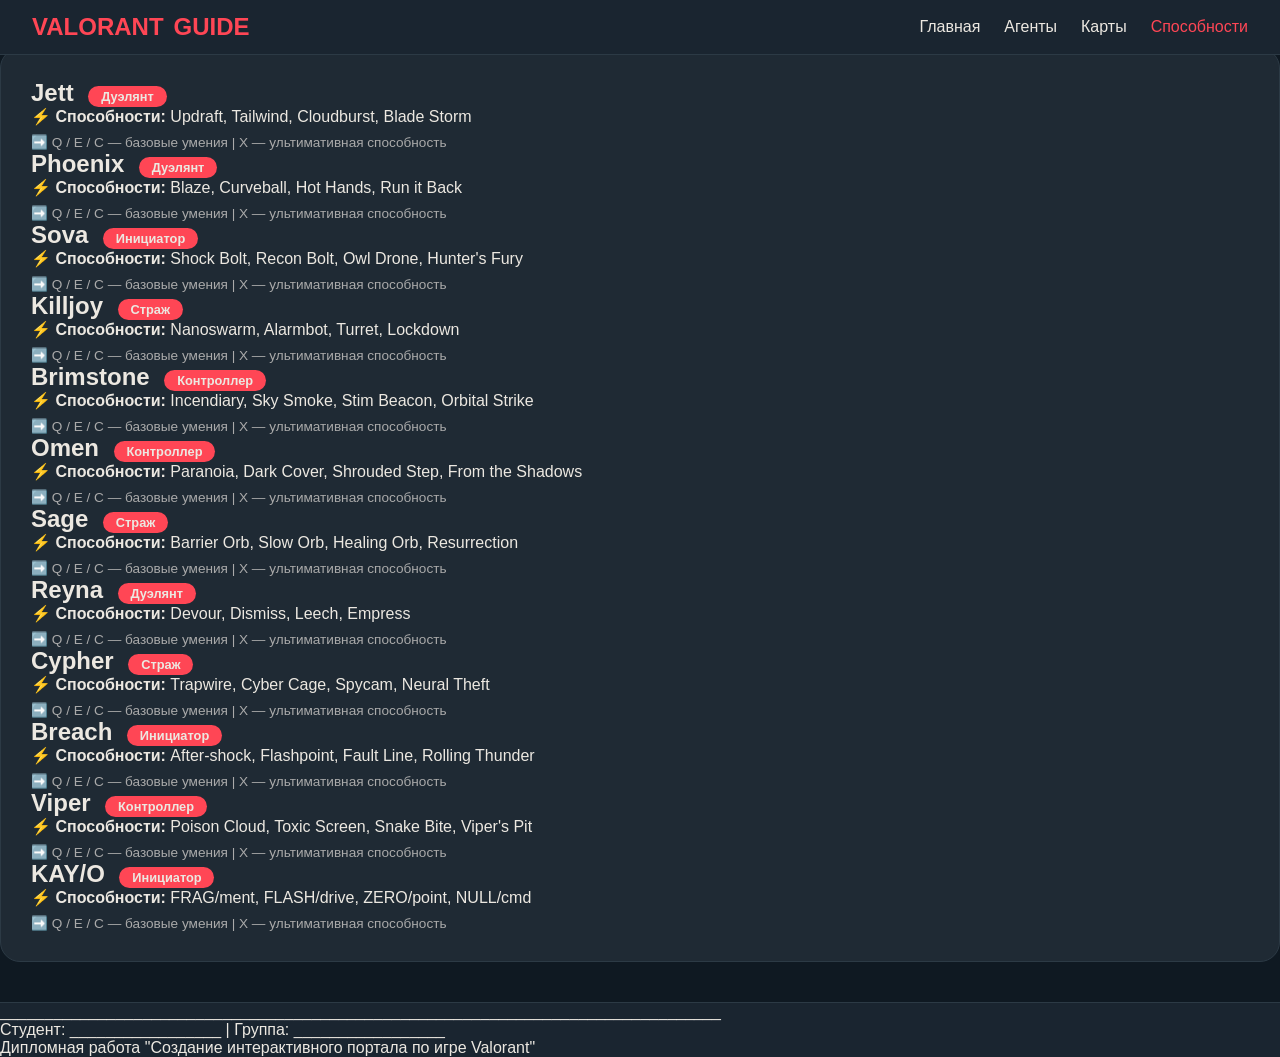
<file: abilities.html>
<!DOCTYPE html>
<html lang="ru">
<head>
    <meta charset="UTF-8">
    <title>Способности | Valorant Guide</title>
    <link rel="stylesheet" href="css/style.css">
</head>
<body>
    <nav class="navbar">
        <div class="logo">VALORANT<span>GUIDE</span></div>
        <div class="nav-links">
            <a href="index.html">Главная</a>
            <a href="agents.html">Агенты</a>
            <a href="maps.html">Карты</a>
            <a href="abilities.html" class="active">Способности</a>
        </div>
    </nav>

    <section class="page-title">
        <h1>Способности агентов</h1>
    </section>

    <div class="abilities-container" id="abilitiesContainer"></div>

    <footer>
        <p>_________________________________________________________________________________</p>
        <p>Студент: _________________ | Группа: _________________</p>
        <p>Дипломная работа "Создание интерактивного портала по игре Valorant"</p>
    </footer>

    <script src="js/main.js"></script>
</body>
</html>
</file>
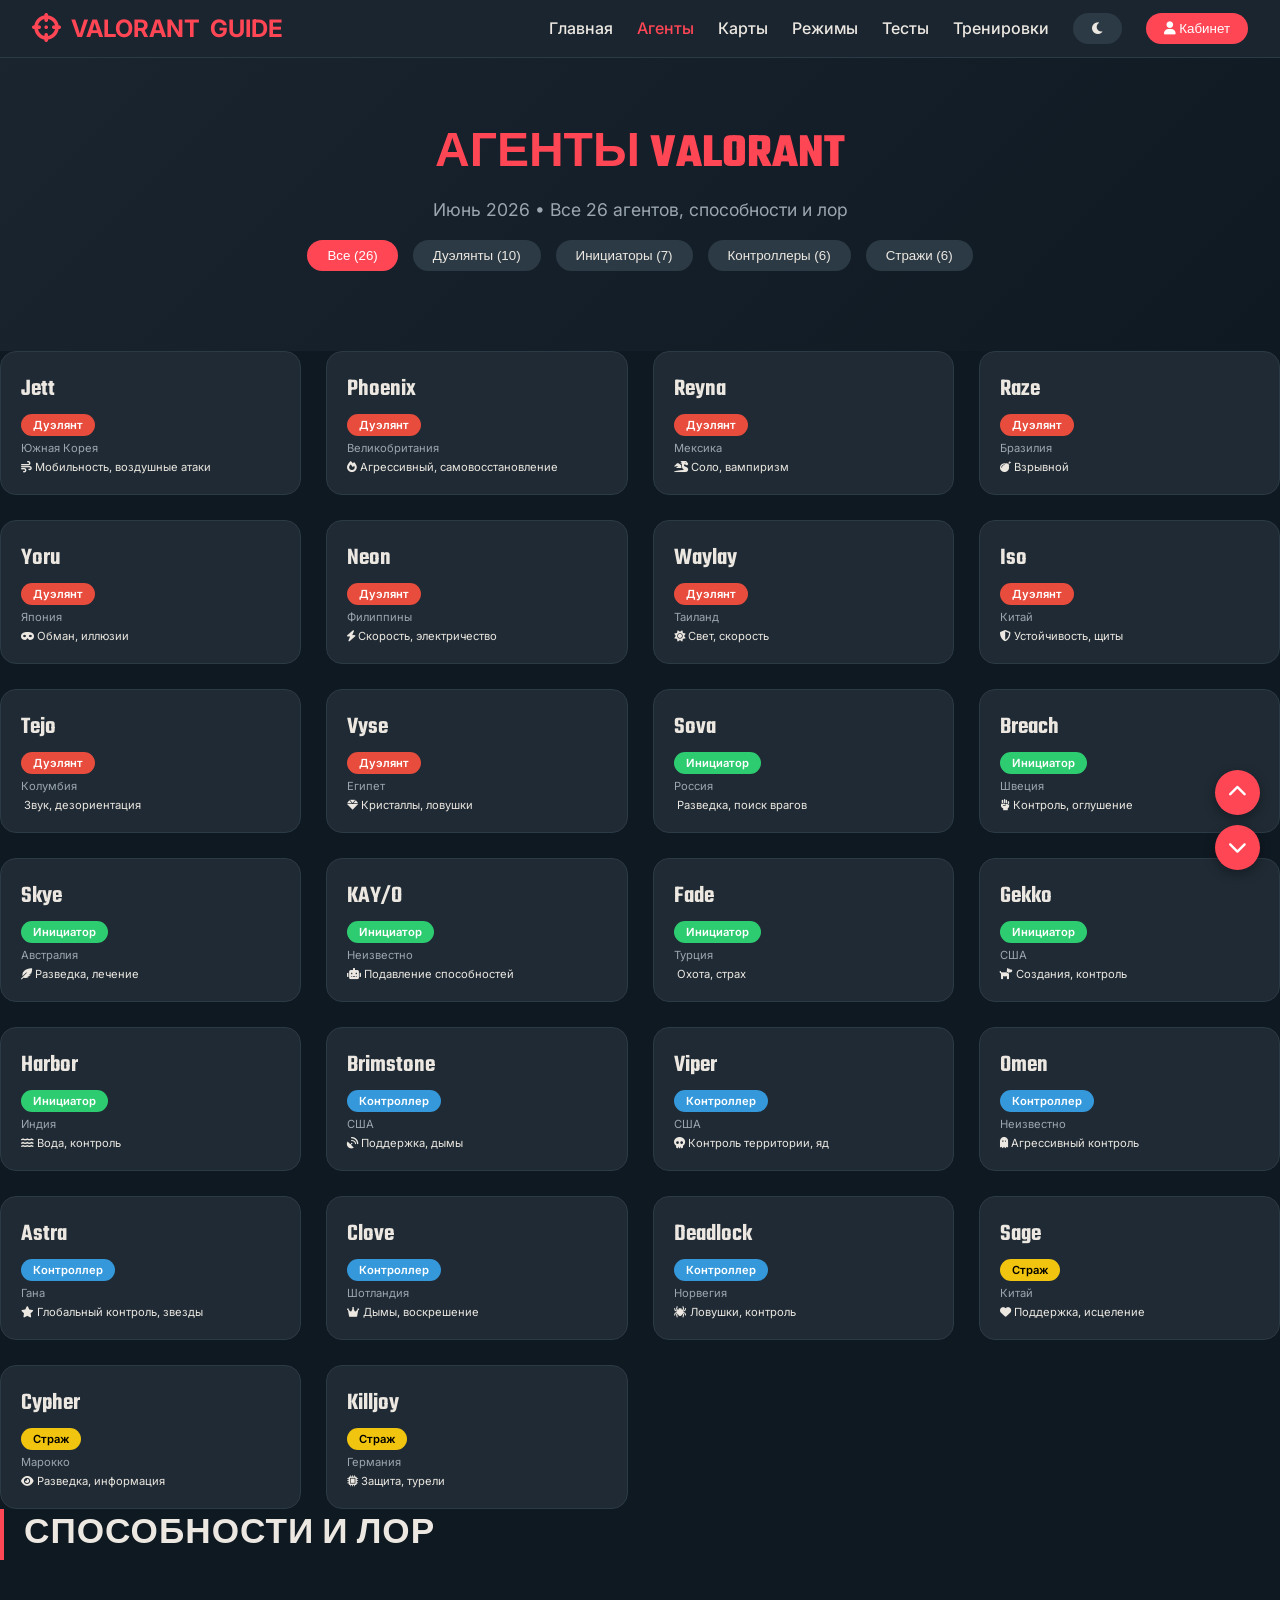
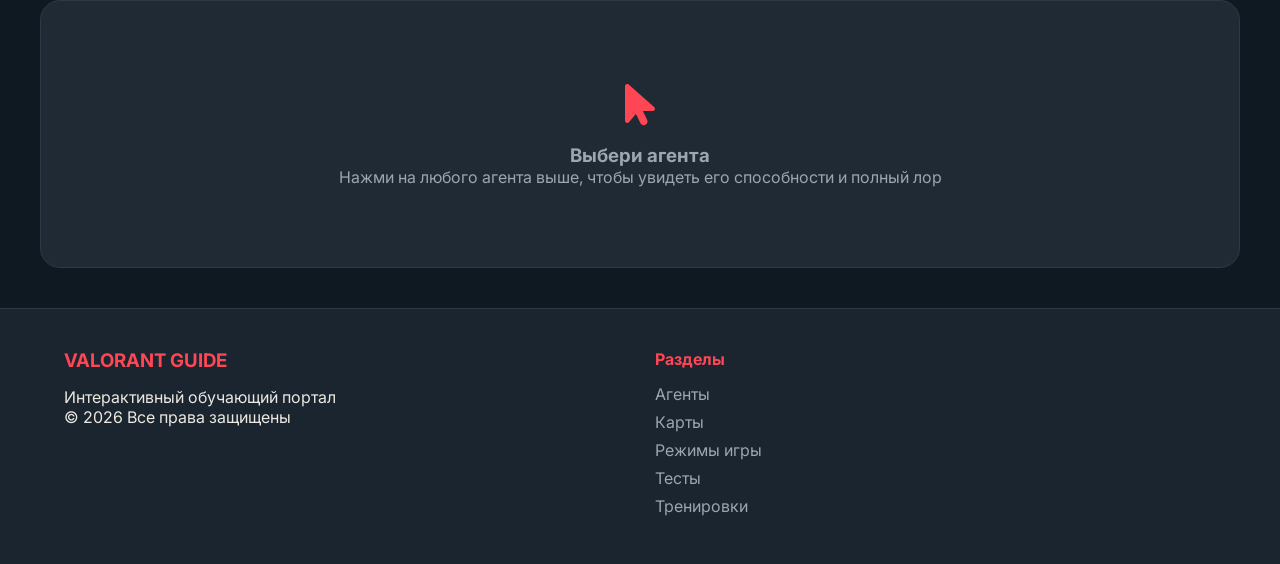
<file: agents.html>
<!DOCTYPE html>
<html lang="ru">
<head>
    <meta charset="UTF-8">
    <meta name="viewport" content="width=device-width, initial-scale=1.0">
    <title>Агенты | Valorant Guide</title>
    <link href="https://fonts.googleapis.com/css2?family=Inter:opsz,wght@14..32,300;400;500;600;700;800&display=swap" rel="stylesheet">
    <link href="https://fonts.googleapis.com/css2?family=Teko:wght@400;500;600;700&display=swap" rel="stylesheet">
    <link rel="stylesheet" href="https://cdnjs.cloudflare.com/ajax/libs/font-awesome/6.0.0-beta3/css/all.min.css">
    <link rel="stylesheet" href="style.css">
</head>
<body>

<nav class="navbar">
    <div class="logo" id="logoHome">
        <i class="fas fa-crosshairs"></i>
        <span>VALORANT</span><span style="color:#ff4655">GUIDE</span>
    </div>
    <div class="nav-links">
        <a href="index.html">Главная</a>
        <a href="agents.html" class="active">Агенты</a>
        <a href="maps.html">Карты</a>
        <a href="modes.html">Режимы</a>
        <a href="tests.html">Тесты</a>
        <a href="training.html">Тренировки</a>
        <button class="theme-toggle" id="themeToggle"><i class="fas fa-moon"></i></button>
        <button class="auth-btn" id="cabinetBtn"><i class="fas fa-user"></i> Кабинет</button>
    </div>
</nav>

<section class="page-header">
    <h1>АГЕНТЫ VALORANT</h1>
    <p>Июнь 2026 • Все 26 агентов, способности и лор</p>
    <div class="filters">
        <button class="filter active" data-role="all">Все (26)</button>
        <button class="filter" data-role="duelist">Дуэлянты (10)</button>
        <button class="filter" data-role="initiator">Инициаторы (7)</button>
        <button class="filter" data-role="controller">Контроллеры (6)</button>
        <button class="filter" data-role="sentinel">Стражи (6)</button>
    </div>
</section>

<div class="agents-grid" id="agentsGrid"></div>

<div class="abilities-section" id="abilitiesSection">
    <h2 class="section-title">СПОСОБНОСТИ И ЛОР</h2>
    <div class="abilities-container" id="abilitiesContainer">
        <div class="abilities-placeholder">
            <i class="fas fa-mouse-pointer"></i>
            <h3>Выбери агента</h3>
            <p>Нажми на любого агента выше, чтобы увидеть его способности и полный лор</p>
        </div>
    </div>
</div>

<div id="loreModal" class="modal">
    <div class="modal-content">
        <span class="close-modal">&times;</span>
        <div id="loreModalContent"></div>
    </div>
</div>

<div class="scroll-buttons">
    <button id="scrollUp" class="scroll-btn"><i class="fas fa-chevron-up"></i></button>
    <button id="scrollDown" class="scroll-btn"><i class="fas fa-chevron-down"></i></button>
</div>

<footer>
    <div class="footer-content">
        <div class="footer-col">
            <h3>VALORANT GUIDE</h3>
            <p>Интерактивный обучающий портал</p>
            <p>© 2026 Все права защищены</p>
        </div>
        <div class="footer-col">
            <h4>Разделы</h4>
            <a href="agents.html">Агенты</a>
            <a href="maps.html">Карты</a>
            <a href="modes.html">Режимы игры</a>
            <a href="tests.html">Тесты</a>
            <a href="training.html">Тренировки</a>
        </div>
    </div>
</footer>

<script src="script.js"></script>
</body>
</html>
</file>
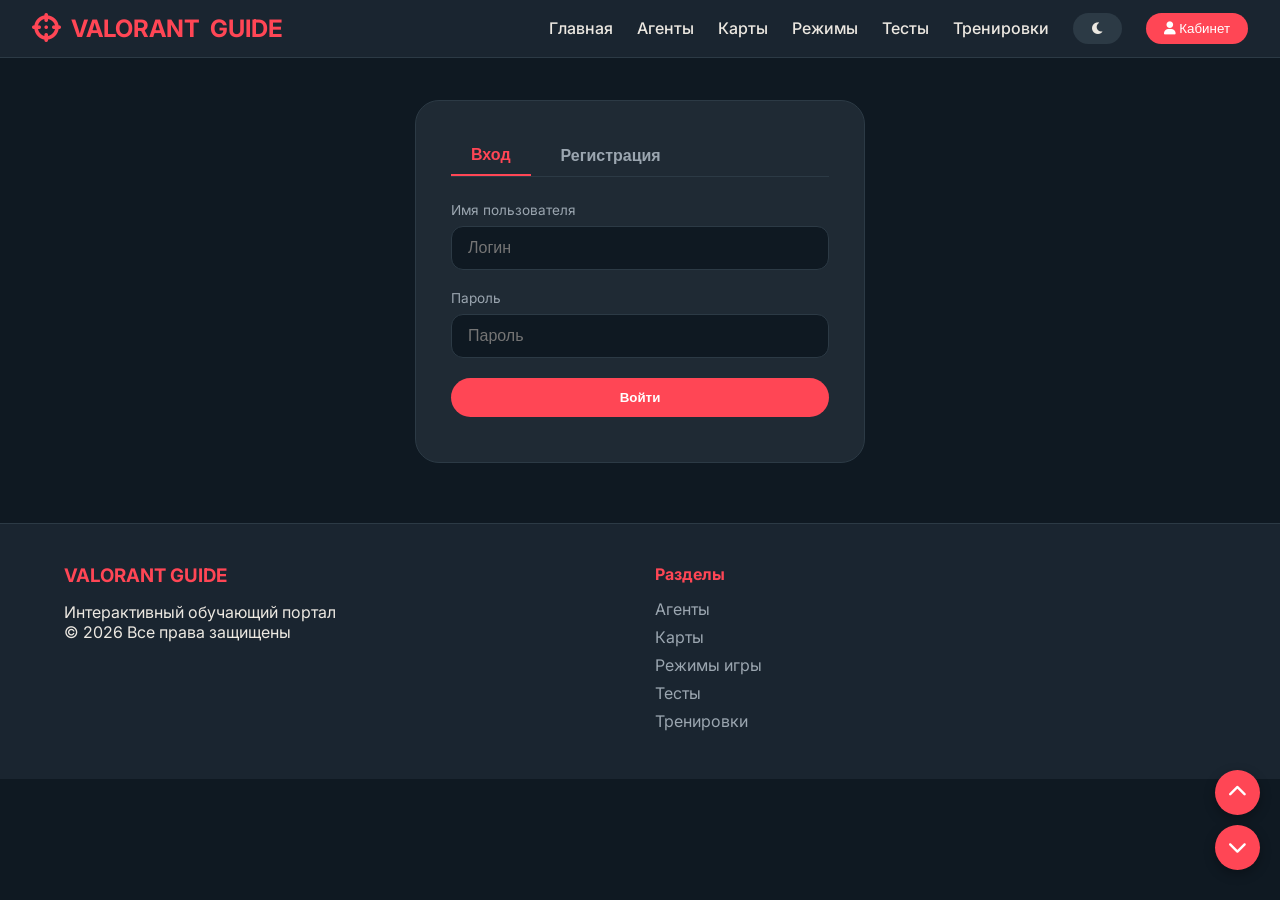
<file: cabinet.html>
<!DOCTYPE html>
<html lang="ru">
<head>
    <meta charset="UTF-8">
    <meta name="viewport" content="width=device-width, initial-scale=1.0">
    <title>Личный кабинет | Valorant Guide</title>
    <link href="https://fonts.googleapis.com/css2?family=Inter:opsz,wght@14..32,300;400;500;600;700;800&display=swap" rel="stylesheet">
    <link href="https://fonts.googleapis.com/css2?family=Teko:wght@400;500;600;700&display=swap" rel="stylesheet">
    <link rel="stylesheet" href="https://cdnjs.cloudflare.com/ajax/libs/font-awesome/6.0.0-beta3/css/all.min.css">
    <link rel="stylesheet" href="style.css">
    <style>
        .cabinet-container { max-width: 1200px; margin: 100px auto 60px; padding: 0 20px; }
        .stats-grid { display: grid; grid-template-columns: repeat(auto-fit, minmax(200px, 1fr)); gap: 20px; margin-bottom: 30px; }
        .stat-card { background: var(--card-bg); border: 1px solid var(--border); border-radius: 20px; padding: 25px; text-align: center; transition: transform 0.2s; }
        .stat-card:hover { transform: translateY(-5px); border-color: var(--accent); }
        .stat-card i { font-size: 2rem; color: var(--accent); margin-bottom: 10px; }
        .stat-value { font-size: 2rem; font-weight: 700; }
        .stat-label { font-size: 0.8rem; color: var(--text-secondary); margin-top: 5px; }
        .profile-card { background: var(--card-bg); border: 1px solid var(--border); border-radius: 24px; padding: 30px; text-align: center; margin-bottom: 30px; }
        .avatar { width: 100px; height: 100px; background: linear-gradient(135deg, var(--accent), #ff6b7a); border-radius: 50%; display: flex; align-items: center; justify-content: center; margin: 0 auto 20px; }
        .avatar i { font-size: 3rem; color: white; }
        .auth-box { max-width: 450px; margin: 0 auto; background: var(--card-bg); border: 1px solid var(--border); border-radius: 24px; padding: 35px; }
        .auth-tabs { display: flex; gap: 10px; margin-bottom: 25px; border-bottom: 1px solid var(--border); }
        .auth-tab { padding: 10px 20px; cursor: pointer; background: none; border: none; color: var(--text-secondary); font-weight: 600; font-size: 1rem; }
        .auth-tab.active { color: var(--accent); border-bottom: 2px solid var(--accent); }
        .input-group { margin-bottom: 20px; }
        .input-group label { display: block; margin-bottom: 8px; color: var(--text-secondary); font-size: 0.85rem; }
        .input-group input { width: 100%; padding: 12px 16px; background: var(--bg-primary); border: 1px solid var(--border); border-radius: 12px; color: var(--text-primary); font-size: 1rem; }
        .input-group input:focus { outline: none; border-color: var(--accent); }
        .button-group { display: flex; gap: 15px; justify-content: center; flex-wrap: wrap; margin-top: 20px; }
        .btn-outline { background: transparent; border: 1px solid var(--border); color: var(--text-primary); padding: 10px 24px; border-radius: 40px; cursor: pointer; transition: all 0.2s; }
        .btn-outline:hover { border-color: var(--accent); color: var(--accent); }
        .btn-primary { background: var(--accent); border: none; padding: 12px 24px; border-radius: 40px; color: white; font-weight: 600; cursor: pointer; transition: all 0.2s; }
        .btn-primary:hover { transform: scale(1.02); }
        .test-results { background: var(--card-bg); border-radius: 20px; padding: 25px; margin-top: 30px; border: 1px solid var(--border); }
        .test-result-item { display: flex; justify-content: space-between; padding: 12px; border-bottom: 1px solid var(--border); }
        .score { color: var(--accent); font-weight: 700; }
        .error-message { color: #e74c3c; margin-top: 10px; text-align: center; font-size: 0.85rem; }
        .admin-section { margin-top: 30px; background: var(--card-bg); border: 1px solid var(--border); border-radius: 24px; padding: 25px; }
        .admin-section h3 { color: var(--accent); margin-bottom: 20px; }
        .users-table { width: 100%; border-collapse: collapse; }
        .users-table th, .users-table td { padding: 12px; text-align: left; border-bottom: 1px solid var(--border); }
        .users-table th { color: var(--accent); font-weight: 600; }
        .admin-badge { background: var(--accent); padding: 2px 8px; border-radius: 20px; font-size: 0.7rem; display: inline-block; color: white; }
        .btn-small { padding: 5px 12px; border-radius: 20px; border: none; cursor: pointer; font-size: 0.75rem; }
        .btn-danger-small { background: #e74c3c; color: white; }
    </style>
</head>
<body>

<nav class="navbar">
    <div class="logo" id="logoHome">
        <i class="fas fa-crosshairs"></i>
        <span>VALORANT</span><span style="color:#ff4655">GUIDE</span>
    </div>
    <div class="nav-links">
        <a href="index.html">Главная</a>
        <a href="agents.html">Агенты</a>
        <a href="maps.html">Карты</a>
        <a href="modes.html">Режимы</a>
        <a href="tests.html">Тесты</a>
        <a href="training.html">Тренировки</a>
        <button class="theme-toggle" id="themeToggle"><i class="fas fa-moon"></i></button>
        <button class="auth-btn" id="cabinetBtn"><i class="fas fa-user"></i> Кабинет</button>
    </div>
</nav>

<div class="cabinet-container" id="app"></div>

<div class="scroll-buttons">
    <button id="scrollUp" class="scroll-btn"><i class="fas fa-chevron-up"></i></button>
    <button id="scrollDown" class="scroll-btn"><i class="fas fa-chevron-down"></i></button>
</div>

<footer>
    <div class="footer-content">
        <div class="footer-col">
            <h3>VALORANT GUIDE</h3>
            <p>Интерактивный обучающий портал</p>
            <p>© 2026 Все права защищены</p>
        </div>
        <div class="footer-col">
            <h4>Разделы</h4>
            <a href="agents.html">Агенты</a>
            <a href="maps.html">Карты</a>
            <a href="modes.html">Режимы игры</a>
            <a href="tests.html">Тесты</a>
            <a href="training.html">Тренировки</a>
        </div>
    </div>
</footer>

<script>
// ========== ВАЛИДАЦИЯ ==========
function validateEmail(email) {
    return /^[a-zA-Z0-9._%+-]+@[a-zA-Z0-9.-]+\.[a-zA-Z]{2,}$/.test(email);
}
function validateUsername(username) {
    return /^[a-zA-Z0-9_]{3,20}$/.test(username);
}
function validatePassword(password) {
    return password.length >= 4;
}

// ========== БАЗА ДАННЫХ ==========
const DB = {
    getUsers: () => JSON.parse(localStorage.getItem('valorantUsers') || '[]'),
    saveUsers: (users) => localStorage.setItem('valorantUsers', JSON.stringify(users)),
    getCurrentUser: () => JSON.parse(localStorage.getItem('valorantUser')),
    saveCurrentUser: (user) => localStorage.setItem('valorantUser', JSON.stringify(user)),
    
    getUserById: (id) => DB.getUsers().find(u => u.id === id),
    getUserByUsername: (username) => DB.getUsers().find(u => u.username === username),
    
    createUser: (userData) => {
        const users = DB.getUsers();
        const newId = users.length > 0 ? Math.max(...users.map(u => u.id)) + 1 : 1;
        const newUser = { id: newId, ...userData, createdAt: new Date().toISOString(), loginCount: 0, favorites: [] };
        users.push(newUser);
        DB.saveUsers(users);
        return newUser;
    },
    
    updateUser: (id, updates) => {
        const users = DB.getUsers();
        const index = users.findIndex(u => u.id === id);
        if (index !== -1) {
            users[index] = { ...users[index], ...updates };
            DB.saveUsers(users);
            return users[index];
        }
        return null;
    },
    
    deleteUser: (id) => {
        const users = DB.getUsers();
        const filtered = users.filter(u => u.id !== id);
        DB.saveUsers(filtered);
        return filtered;
    },
    
    incrementLoginCount: (id) => {
        const user = DB.getUserById(id);
        if (user) {
            return DB.updateUser(id, { loginCount: (user.loginCount || 0) + 1 });
        }
        return null;
    },
    
    getTestResults: () => JSON.parse(localStorage.getItem('testResults') || '[]'),
    saveTestResult: (result) => {
        const results = DB.getTestResults();
        results.push(result);
        localStorage.setItem('testResults', JSON.stringify(results));
    },
    getUserTestResults: (userId) => DB.getTestResults().filter(r => r.userId === userId)
};

// АДМИН ПО УМОЛЧАНИЮ
function initAdmin() {
    const users = DB.getUsers();
    if (!users.find(u => u.isAdmin)) {
        DB.createUser({
            username: 'admin',
            email: 'admin@valorant.guide',
            password: 'admin123',
            isAdmin: true,
            loginCount: 0,
            favorites: []
        });
    }
}

// ========== ТЕМА ==========
function initThemeCab() {
    const saved = localStorage.getItem('theme');
    if (saved === 'light') document.body.classList.add('light');
    document.getElementById('themeToggle')?.addEventListener('click', () => {
        document.body.classList.toggle('light');
        localStorage.setItem('theme', document.body.classList.contains('light') ? 'light' : 'dark');
    });
}

document.getElementById('logoHome')?.addEventListener('click', () => {
    window.location.href = 'index.html';
});
document.getElementById('cabinetBtn')?.addEventListener('click', () => {
    window.location.href = 'cabinet.html';
});

const scrollUp = document.getElementById('scrollUp');
const scrollDown = document.getElementById('scrollDown');
if (scrollUp) scrollUp.addEventListener('click', () => window.scrollBy({ top: -400, behavior: 'smooth' }));
if (scrollDown) scrollDown.addEventListener('click', () => window.scrollBy({ top: 400, behavior: 'smooth' }));

function showMessage(msg, isError = false) {
    const container = document.getElementById('app');
    const msgDiv = document.createElement('div');
    msgDiv.style.cssText = `position: fixed; bottom: 20px; right: 20px; background: ${isError ? '#e74c3c' : '#2ecc71'}; color: white; padding: 12px 24px; border-radius: 40px; z-index: 9999; animation: fadeOut 3s forwards;`;
    msgDiv.innerHTML = msg;
    container.appendChild(msgDiv);
    setTimeout(() => msgDiv.remove(), 3000);
}

function escapeHtml(str) {
    if (!str) return '';
    return str.replace(/[&<>]/g, function(m) {
        if (m === '&') return '&amp;';
        if (m === '<') return '&lt;';
        if (m === '>') return '&gt;';
        return m;
    });
}

function renderCabinet() {
    const app = document.getElementById('app');
    let currentUser = DB.getCurrentUser();
    
    if (currentUser && currentUser.loggedIn) {
        const fullUser = DB.getUserById(currentUser.id);
        if (!fullUser) {
            localStorage.removeItem('valorantUser');
            renderCabinet();
            return;
        }
        
        const users = DB.getUsers();
        const testResults = DB.getUserTestResults(fullUser.id);
        const stats = {
            totalUsers: users.length,
            admins: users.filter(u => u.isAdmin).length,
            loginCount: fullUser.loginCount || 0,
            testsCompleted: testResults.length,
            avgScore: testResults.length > 0 ? Math.round(testResults.reduce((s, r) => s + r.score, 0) / testResults.length) : 0
        };
        
        app.innerHTML = `
            <div class="stats-grid">
                <div class="stat-card"><i class="fas fa-users"></i><div class="stat-value">${stats.totalUsers}</div><div class="stat-label">Всего пользователей</div></div>
                <div class="stat-card"><i class="fas fa-shield-alt"></i><div class="stat-value">${stats.admins}</div><div class="stat-label">Администраторов</div></div>
                <div class="stat-card"><i class="fas fa-check-circle"></i><div class="stat-value">${stats.testsCompleted}</div><div class="stat-label">Пройдено тестов</div></div>
                <div class="stat-card"><i class="fas fa-chart-line"></i><div class="stat-value">${stats.avgScore}%</div><div class="stat-label">Средний балл</div></div>
            </div>
            
            <div class="profile-card">
                <div class="avatar"><i class="fas ${fullUser.isAdmin ? 'fa-crown' : 'fa-user'}"></i></div>
                <h2>${escapeHtml(fullUser.username)} ${fullUser.isAdmin ? '<span class="admin-badge">ADMIN</span>' : ''}</h2>
                <p>${escapeHtml(fullUser.email)}</p>
                <p style="font-size:0.8rem; color:var(--text-secondary); margin-top:5px;">ID: ${fullUser.id} | Входов: ${stats.loginCount} | Зарегистрирован: ${new Date(fullUser.createdAt).toLocaleDateString()}</p>
                <div class="button-group">
                    <button class="btn-outline" id="editProfileBtn"><i class="fas fa-edit"></i> Редактировать</button>
                    <button class="btn-primary" id="logoutBtn"><i class="fas fa-sign-out-alt"></i> Выйти</button>
                </div>
            </div>
            
            ${testResults.length > 0 ? `
                <div class="test-results">
                    <h3>Результаты тестов</h3>
                    ${testResults.map(r => `
                        <div class="test-result-item">
                            <span><strong>${r.testName}</strong> — ${new Date(r.date).toLocaleDateString()}</span>
                            <span class="score">${r.score}% (${r.correctAnswers}/${r.totalQuestions})</span>
                        </div>
                    `).join('')}
                </div>
            ` : '<div class="test-results"><h3>Результаты тестов</h3><p>Вы еще не проходили тесты. Перейдите в раздел <a href="tests.html" style="color:var(--accent)">Тесты</a>!</p></div>'}
            
            ${fullUser.isAdmin ? `
                <div class="admin-section">
                    <h3>Управление пользователями</h3>
                    <div style="overflow-x: auto;">
                        <table class="users-table">
                            <thead>
                                <tr><th>ID</th><th>Логин</th><th>Email</th><th>Роль</th><th>Дата рег.</th><th>Входов</th><th>Действия</th></tr>
                            </thead>
                            <tbody>
                                ${users.map(u => `
                                    <tr>
                                        <td>${u.id}</td>
                                        <td>${escapeHtml(u.username)}</td>
                                        <td>${escapeHtml(u.email)}</td>
                                        <td>${u.isAdmin ? '<span class="admin-badge">ADMIN</span>' : 'Пользователь'}</td>
                                        <td>${new Date(u.createdAt).toLocaleDateString()}</td>
                                        <td>${u.loginCount || 0}</td>
                                        <td>${!u.isAdmin ? `<button class="btn-small btn-danger-small" onclick="deleteUser(${u.id})">Удалить</button>` : ''}</td>
                                    </tr>
                                `).join('')}
                            </tbody>
                        </table>
                    </div>
                </div>
            ` : ''}
        `;
        
        document.getElementById('logoutBtn')?.addEventListener('click', () => {
            localStorage.removeItem('valorantUser');
            renderCabinet();
        });
        
        document.getElementById('editProfileBtn')?.addEventListener('click', () => {
            const newUsername = prompt('Новое имя пользователя (буквы, цифры, _, 3-20 символов):', fullUser.username);
            if (newUsername && newUsername !== fullUser.username) {
                if (!validateUsername(newUsername)) {
                    showMessage('Логин должен содержать только буквы, цифры и _ (3-20 символов)', true);
                } else if (DB.getUserByUsername(newUsername)) {
                    showMessage('Логин уже занят', true);
                } else {
                    DB.updateUser(fullUser.id, { username: newUsername });
                    DB.saveCurrentUser({ ...fullUser, username: newUsername, loggedIn: true });
                    renderCabinet();
                    showMessage('Профиль обновлён!');
                }
            }
        });
    } else {
        renderAuth(app);
    }
}

window.deleteUser = function(userId) {
    if (confirm('Удалить этого пользователя?')) {
        DB.deleteUser(userId);
        renderCabinet();
        showMessage('Пользователь удалён');
    }
};

function renderAuth(container) {
    let activeTab = 'login';
    
    function renderForm() {
        container.innerHTML = `
            <div class="auth-box">
                <div class="auth-tabs">
                    <button class="auth-tab ${activeTab === 'login' ? 'active' : ''}" data-tab="login">Вход</button>
                    <button class="auth-tab ${activeTab === 'register' ? 'active' : ''}" data-tab="register">Регистрация</button>
                </div>
                ${activeTab === 'login' ? `
                    <div class="input-group"><label>Имя пользователя</label><input type="text" id="loginUsername" placeholder="Логин"></div>
                    <div class="input-group"><label>Пароль</label><input type="password" id="loginPassword" placeholder="Пароль"></div>
                    <button class="btn-primary" id="doLogin" style="width:100%">Войти</button>
                    <div class="error-message" id="loginError"></div>
                ` : `
                    <div class="input-group"><label>Имя пользователя</label><input type="text" id="regUsername" placeholder="Логин (буквы, цифры, _, 3-20 символов)"></div>
                    <div class="input-group"><label>Email</label><input type="email" id="regEmail" placeholder="example@mail.ru"></div>
                    <div class="input-group"><label>Пароль</label><input type="password" id="regPassword" placeholder="Минимум 4 символа"></div>
                    <button class="btn-primary" id="doRegister" style="width:100%">Зарегистрироваться</button>
                    <div class="error-message" id="regError"></div>
                `}
            </div>
        `;
        
        document.querySelectorAll('.auth-tab').forEach(tab => {
            tab.addEventListener('click', () => { activeTab = tab.dataset.tab; renderForm(); });
        });
        
        if (activeTab === 'login') {
            document.getElementById('doLogin')?.addEventListener('click', () => {
                const username = document.getElementById('loginUsername').value.trim();
                const password = document.getElementById('loginPassword').value;
                const user = DB.getUserByUsername(username);
                if (user && user.password === password) {
                    DB.incrementLoginCount(user.id);
                    DB.saveCurrentUser({ ...user, loggedIn: true });
                    renderCabinet();
                } else {
                    document.getElementById('loginError').innerText = 'Неверный логин или пароль';
                }
            });
        } else {
            document.getElementById('doRegister')?.addEventListener('click', () => {
                const username = document.getElementById('regUsername').value.trim();
                const email = document.getElementById('regEmail').value.trim();
                const password = document.getElementById('regPassword').value;
                
                if (!validateUsername(username)) {
                    document.getElementById('regError').innerText = 'Логин: буквы, цифры, _, 3-20 символов';
                } else if (!validateEmail(email)) {
                    document.getElementById('regError').innerText = 'Введите корректный email';
                } else if (!validatePassword(password)) {
                    document.getElementById('regError').innerText = 'Пароль не менее 4 символов';
                } else if (DB.getUserByUsername(username)) {
                    document.getElementById('regError').innerText = 'Логин уже занят';
                } else {
                    const newUser = DB.createUser({ username, email, password, isAdmin: false, loginCount: 0, favorites: [] });
                    DB.saveCurrentUser({ ...newUser, loggedIn: true });
                    renderCabinet();
                }
            });
        }
    }
    renderForm();
}

const style = document.createElement('style');
style.textContent = `@keyframes fadeOut { 0% { opacity: 1; transform: translateX(0); } 70% { opacity: 1; } 100% { opacity: 0; transform: translateX(100px); visibility: hidden; } }`;
document.head.appendChild(style);

initAdmin();
initThemeCab();
renderCabinet();
</script>
</body>
</html>
</file>
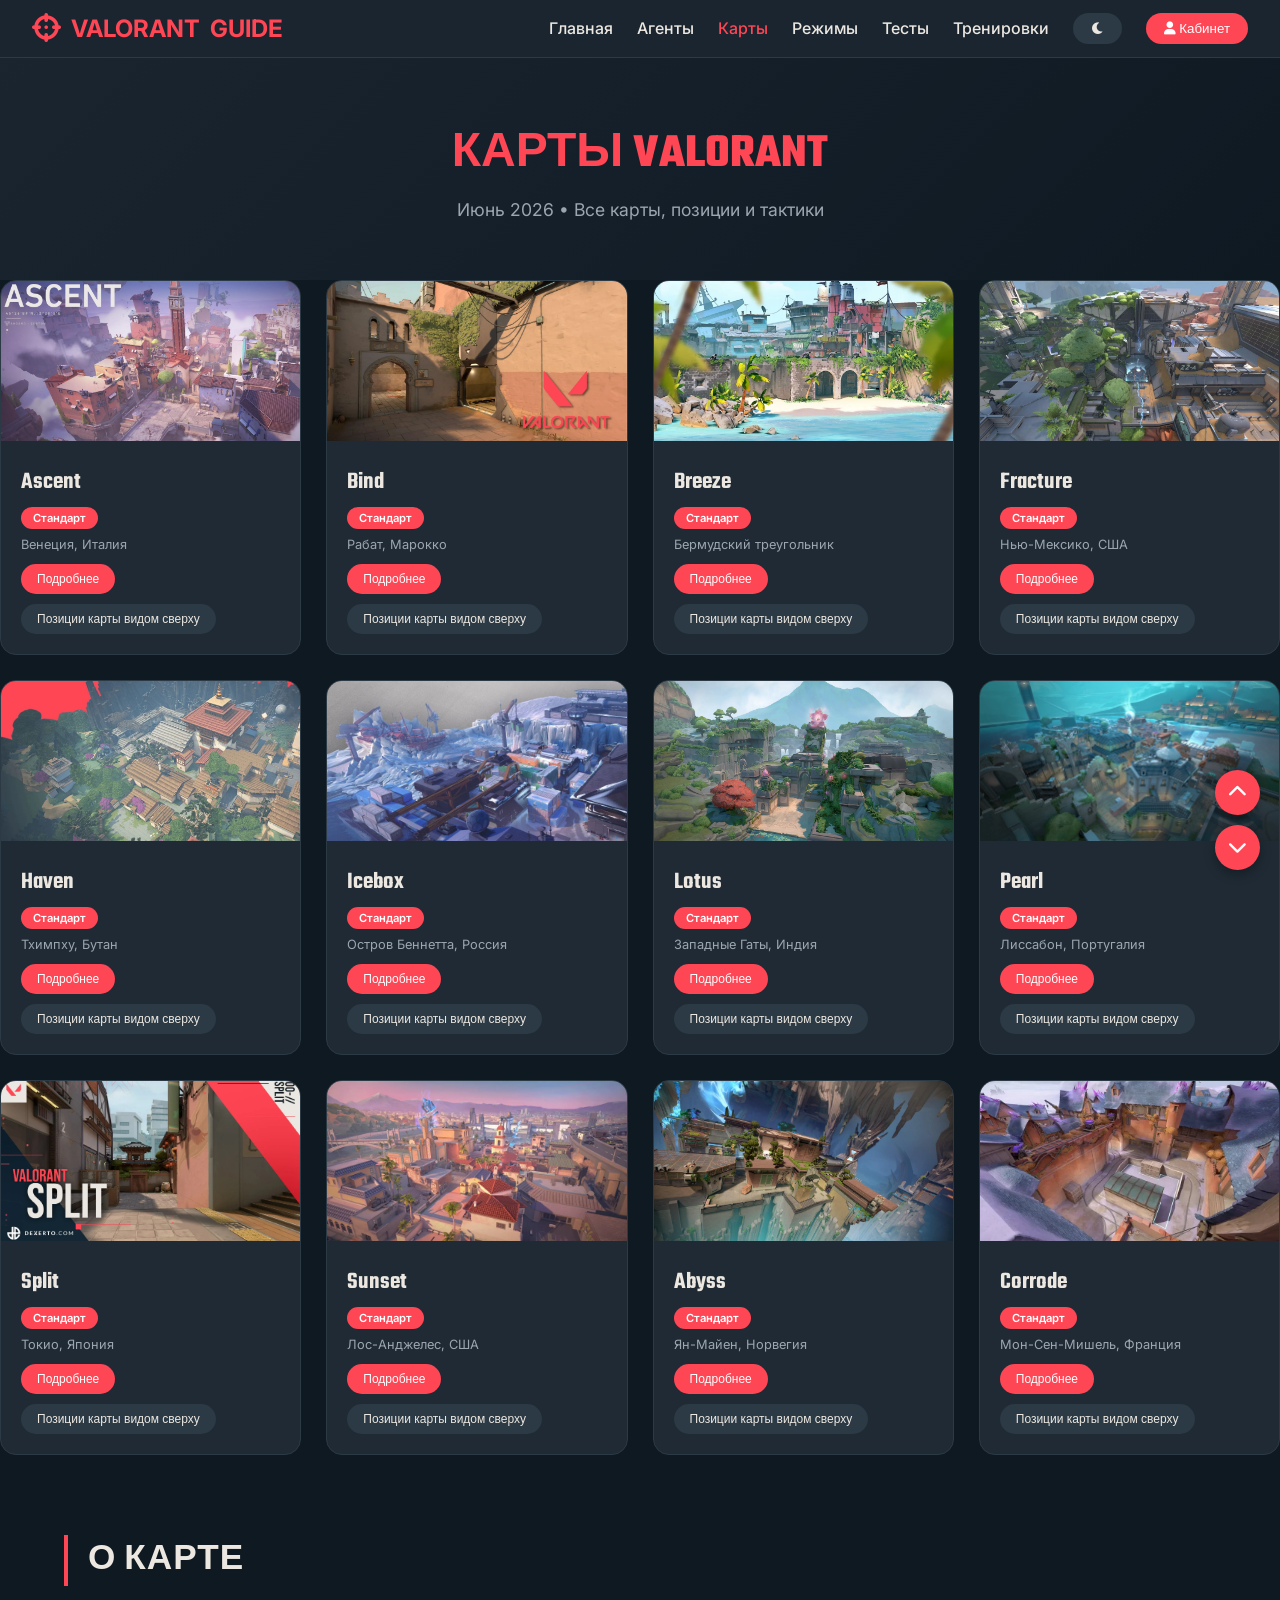
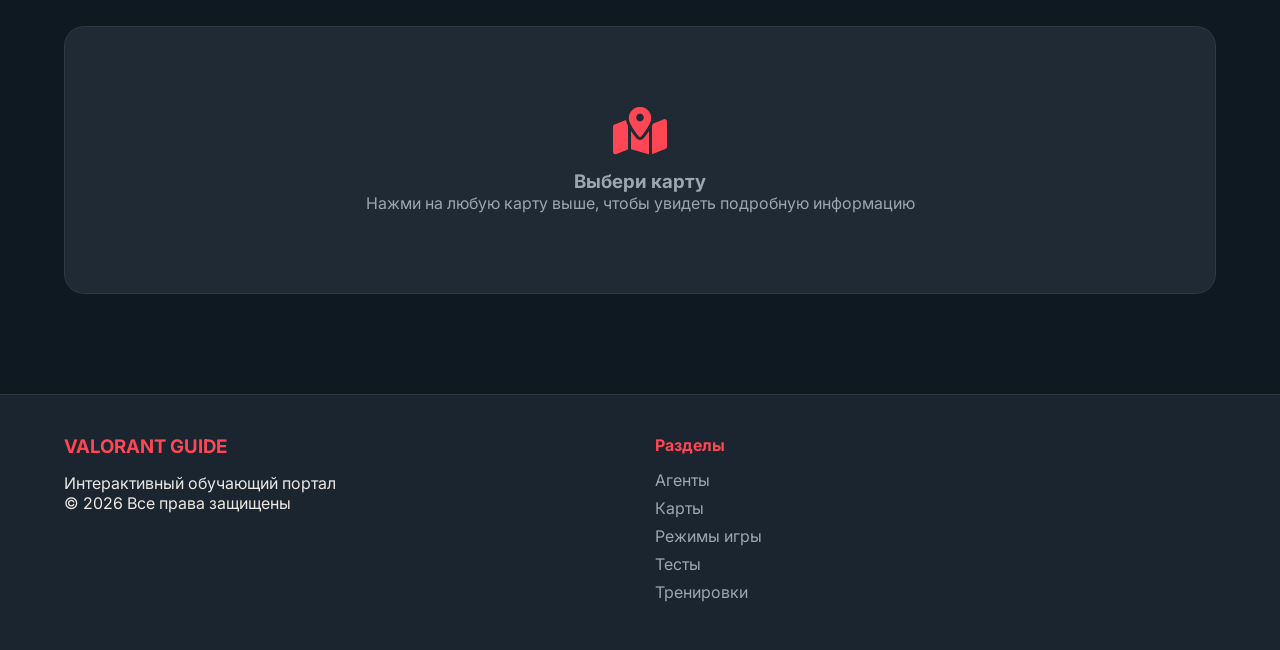
<file: maps.html>
<!DOCTYPE html>
<html lang="ru">
<head>
    <meta charset="UTF-8">
    <meta name="viewport" content="width=device-width, initial-scale=1.0, user-scalable=yes">
    <title>Карты | Valorant Guide</title>
    <link href="https://fonts.googleapis.com/css2?family=Inter:opsz,wght@14..32,300;400;500;600;700;800&display=swap" rel="stylesheet">
    <link href="https://fonts.googleapis.com/css2?family=Teko:wght@400;500;600;700&display=swap" rel="stylesheet">
    <link rel="stylesheet" href="https://cdnjs.cloudflare.com/ajax/libs/font-awesome/6.0.0-beta3/css/all.min.css">
    <link rel="stylesheet" href="style.css">
</head>
<body>

<nav class="navbar">
    <div class="logo" id="logoHome">
        <i class="fas fa-crosshairs"></i>
        <span>VALORANT</span><span style="color:#ff4655">GUIDE</span>
    </div>
    <div class="nav-links">
        <a href="index.html">Главная</a>
        <a href="agents.html">Агенты</a>
        <a href="maps.html" class="active">Карты</a>
        <a href="modes.html">Режимы</a>
        <a href="tests.html">Тесты</a>
        <a href="training.html">Тренировки</a>
        <button class="theme-toggle" id="themeToggle"><i class="fas fa-moon"></i></button>
        <button class="auth-btn" id="cabinetBtn"><i class="fas fa-user"></i> Кабинет</button>
    </div>
</nav>

<section class="page-header">
    <h1>КАРТЫ VALORANT</h1>
    <p>Июнь 2026 • Все карты, позиции и тактики</p>
</section>

<div class="maps-grid" id="mapsGrid"></div>

<section class="section">
    <h2 class="section-title">О КАРТЕ</h2>
    <div class="map-detail-container" id="mapDetailContainer">
        <div class="map-detail-placeholder">
            <i class="fas fa-map-marked-alt"></i>
            <h3>Выбери карту</h3>
            <p>Нажми на любую карту выше, чтобы увидеть подробную информацию</p>
        </div>
    </div>
</section>

<div id="mapOverviewModal" class="modal">
    <div class="modal-content modal-large">
        <span class="close-modal">&times;</span>
        <div id="mapOverviewContent"></div>
    </div>
</div>

<div class="scroll-buttons">
    <button id="scrollUp" class="scroll-btn"><i class="fas fa-chevron-up"></i></button>
    <button id="scrollDown" class="scroll-btn"><i class="fas fa-chevron-down"></i></button>
</div>

<footer>
    <div class="footer-content">
        <div class="footer-col">
            <h3>VALORANT GUIDE</h3>
            <p>Интерактивный обучающий портал</p>
            <p>© 2026 Все права защищены</p>
        </div>
        <div class="footer-col">
            <h4>Разделы</h4>
            <a href="agents.html">Агенты</a>
            <a href="maps.html">Карты</a>
            <a href="modes.html">Режимы игры</a>
            <a href="tests.html">Тесты</a>
            <a href="training.html">Тренировки</a>
        </div>
    </div>
</footer>

<script src="script.js"></script>
</body>
</html>
</file>
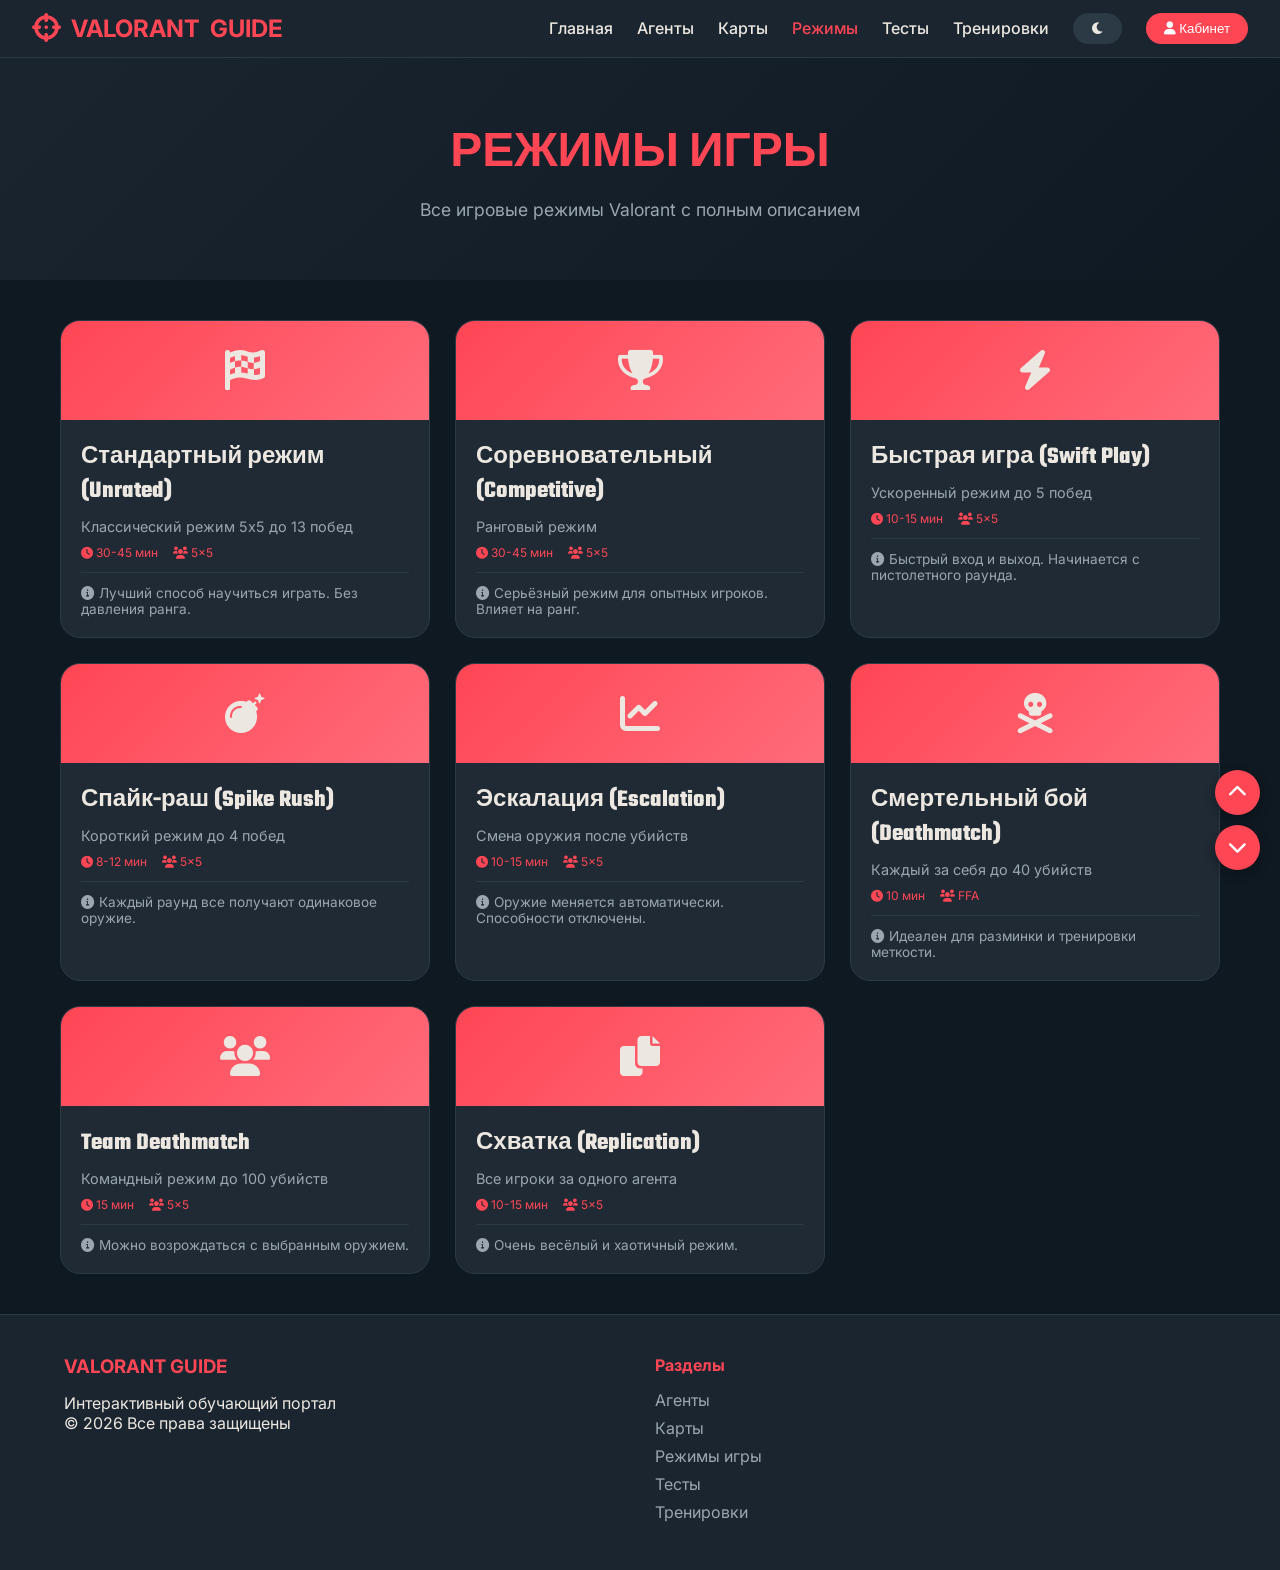
<file: modes.html>
<!DOCTYPE html>
<html lang="ru">
<head>
    <meta charset="UTF-8">
    <meta name="viewport" content="width=device-width, initial-scale=1.0">
    <title>Режимы игры | Valorant Guide</title>
    <link href="https://fonts.googleapis.com/css2?family=Inter:opsz,wght@14..32,300;400;500;600;700;800&display=swap" rel="stylesheet">
    <link href="https://fonts.googleapis.com/css2?family=Teko:wght@400;500;600;700&display=swap" rel="stylesheet">
    <link rel="stylesheet" href="https://cdnjs.cloudflare.com/ajax/libs/font-awesome/6.0.0-beta3/css/all.min.css">
    <link rel="stylesheet" href="style.css">
</head>
<body>

<nav class="navbar">
    <div class="logo" id="logoHome">
        <i class="fas fa-crosshairs"></i>
        <span>VALORANT</span><span style="color:#ff4655">GUIDE</span>
    </div>
    <div class="nav-links">
        <a href="index.html">Главная</a>
        <a href="agents.html">Агенты</a>
        <a href="maps.html">Карты</a>
        <a href="modes.html" class="active">Режимы</a>
        <a href="tests.html">Тесты</a>
        <a href="training.html">Тренировки</a>
        <button class="theme-toggle" id="themeToggle"><i class="fas fa-moon"></i></button>
        <button class="auth-btn" id="cabinetBtn"><i class="fas fa-user"></i> Кабинет</button>
    </div>
</nav>

<section class="page-header">
    <h1>РЕЖИМЫ ИГРЫ</h1>
    <p>Все игровые режимы Valorant с полным описанием</p>
</section>

<div class="modes-container" id="modesContainer"></div>

<div class="scroll-buttons">
    <button id="scrollUp" class="scroll-btn"><i class="fas fa-chevron-up"></i></button>
    <button id="scrollDown" class="scroll-btn"><i class="fas fa-chevron-down"></i></button>
</div>

<footer>
    <div class="footer-content">
        <div class="footer-col">
            <h3>VALORANT GUIDE</h3>
            <p>Интерактивный обучающий портал</p>
            <p>© 2026 Все права защищены</p>
        </div>
        <div class="footer-col">
            <h4>Разделы</h4>
            <a href="agents.html">Агенты</a>
            <a href="maps.html">Карты</a>
            <a href="modes.html">Режимы игры</a>
            <a href="tests.html">Тесты</a>
            <a href="training.html">Тренировки</a>
        </div>
    </div>
</footer>

<script src="script.js"></script>
</body>
</html>
</file>
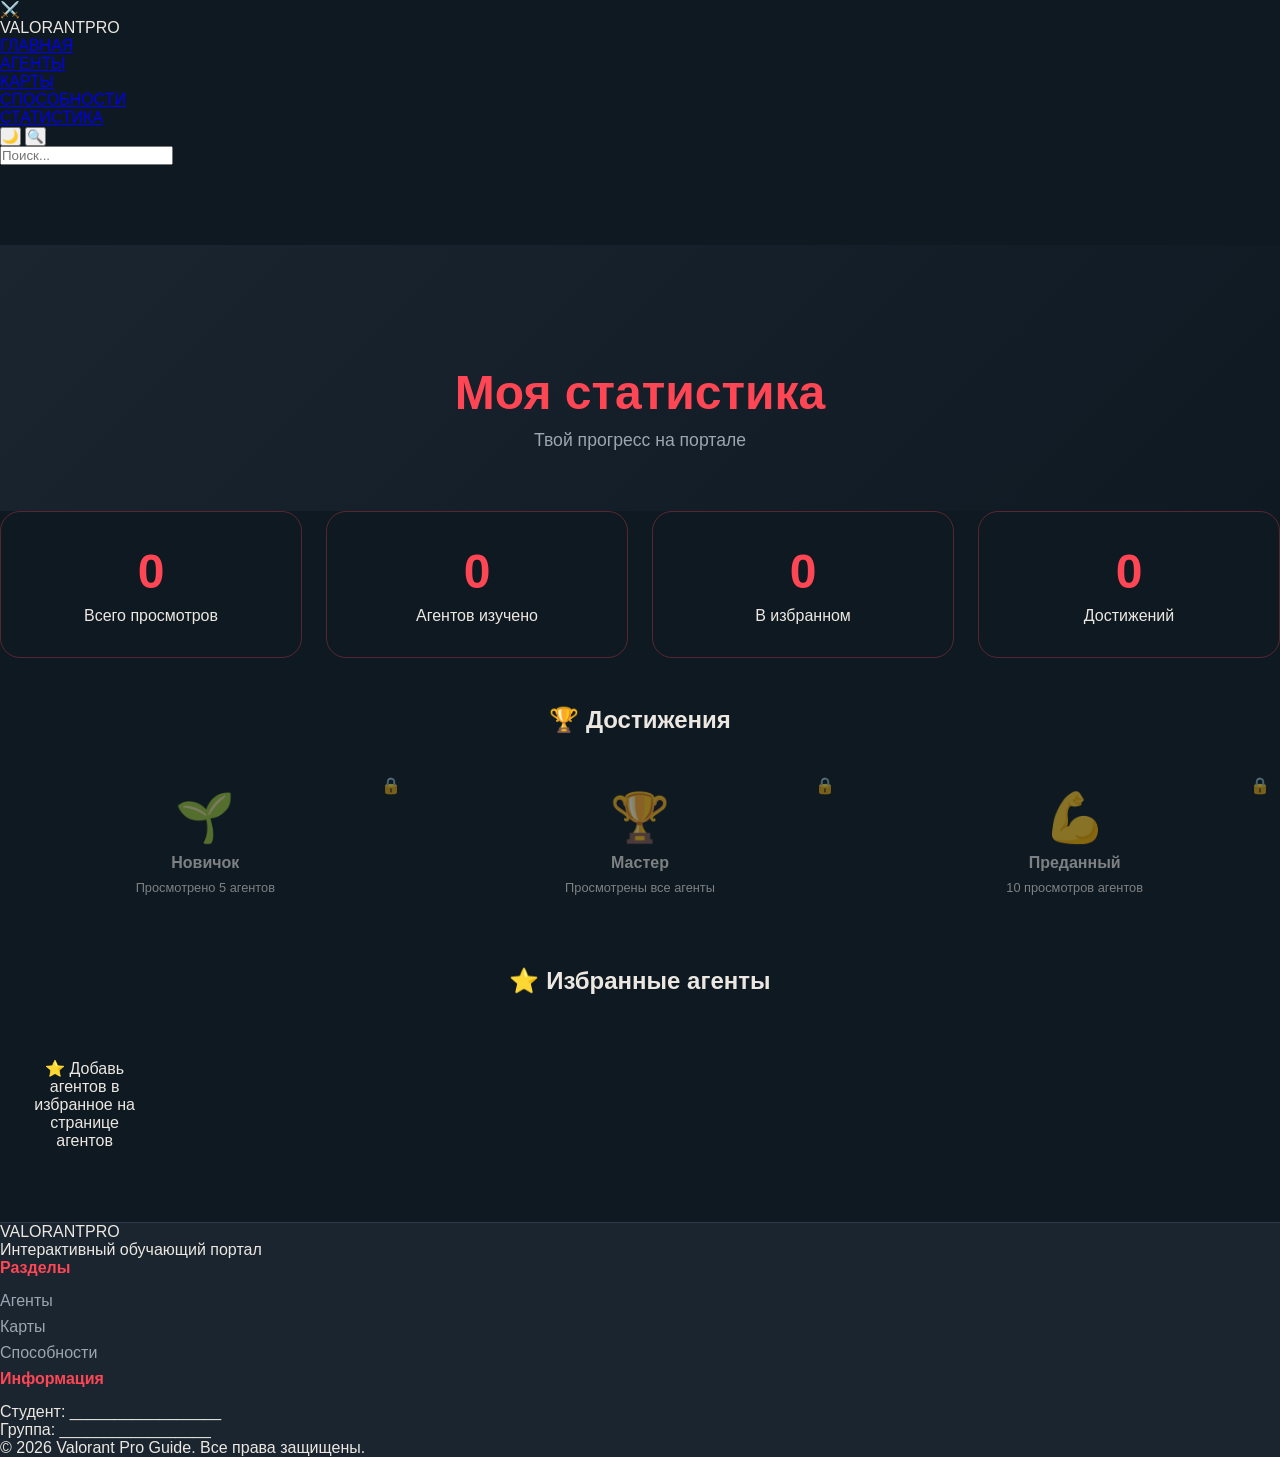
<file: stats.html>
<!DOCTYPE html>
<html lang="ru">
<head>
    <meta charset="UTF-8">
    <meta name="viewport" content="width=device-width, initial-scale=1.0">
    <title>Статистика | Valorant Pro Guide</title>
    <link href="https://fonts.googleapis.com/css2?family=Montserrat:wght@300;400;500;600;700;800;900&display=swap" rel="stylesheet">
    <link rel="stylesheet" href="css/style.css">
</head>
<body>
    <div class="cursor"></div>
    <div class="cursor-follower"></div>

    <nav class="glass-nav">
        <div class="nav-container">
            <div class="logo-3d">
                <div class="logo-icon">⚔️</div>
                <div class="logo-text"><span class="gradient-text">VALORANT</span><span class="logo-badge">PRO</span></div>
            </div>
            <ul class="nav-menu">
                <li><a href="index.html" class="nav-link">ГЛАВНАЯ</a></li>
                <li><a href="agents.html" class="nav-link">АГЕНТЫ</a></li>
                <li><a href="maps.html" class="nav-link">КАРТЫ</a></li>
                <li><a href="abilities.html" class="nav-link">СПОСОБНОСТИ</a></li>
                <li><a href="stats.html" class="nav-link active">СТАТИСТИКА</a></li>
            </ul>
            <div class="nav-controls">
                <button id="themeToggle" class="glass-btn">🌙</button>
                <button id="searchToggle" class="glass-btn">🔍</button>
            </div>
        </div>
        <div class="search-bar" id="searchBar">
            <input type="text" id="globalSearch" placeholder="Поиск...">
            <div class="search-results" id="searchResults"></div>
        </div>
    </nav>

    <main style="margin-top: 80px;">
        <section class="page-header">
            <div class="container">
                <h1>Моя <span class="gradient-text">статистика</span></h1>
                <p>Твой прогресс на портале</p>
            </div>
        </section>

        <section class="stats-premium">
            <div class="container">
                <div class="stats-grid" id="statsContainer">
                    <!-- JS заполнит -->
                </div>
                
                <div class="achievements-section" style="margin-top: 3rem;">
                    <h2 style="text-align: center; margin-bottom: 2rem;">🏆 Достижения</h2>
                    <div class="achievements-grid" id="achievementsGrid"></div>
                </div>
                
                <div class="favorites-section" style="margin-top: 3rem;">
                    <h2 style="text-align: center; margin-bottom: 2rem;">⭐ Избранные агенты</h2>
                    <div class="favorites-grid" id="favoritesGrid"></div>
                </div>
            </div>
        </section>
    </main>

    <footer class="premium-footer">
        <div class="footer-grid">
            <div class="footer-col">
                <div class="footer-logo">VALORANT<span>PRO</span></div>
                <p>Интерактивный обучающий портал</p>
            </div>
            <div class="footer-col">
                <h4>Разделы</h4>
                <a href="agents.html">Агенты</a>
                <a href="maps.html">Карты</a>
                <a href="abilities.html">Способности</a>
            </div>
            <div class="footer-col">
                <h4>Информация</h4>
                <p>Студент: _________________</p>
                <p>Группа: _________________</p>
            </div>
        </div>
        <div class="footer-bottom">
            <p>© 2026 Valorant Pro Guide. Все права защищены.</p>
        </div>
    </footer>

    <script src="https://cdnjs.cloudflare.com/ajax/libs/gsap/3.12.5/gsap.min.js"></script>
    <script src="data/agents-data.js"></script>
    <script src="js/store.js"></script>
    <script src="js/animations.js"></script>
    <script src="js/main.js"></script>
    
    <script>
        function renderStats() {
            const stats = appStore.getStats();
            const container = document.getElementById('statsContainer');
            
            if (container) {
                container.innerHTML = `
                    <div class="stat-premium-card">
                        <div class="stat-number">${stats.totalViews}</div>
                        <div class="stat-label">Всего просмотров</div>
                    </div>
                    <div class="stat-premium-card">
                        <div class="stat-number">${stats.uniqueAgentsViewed}</div>
                        <div class="stat-label">Агентов изучено</div>
                    </div>
                    <div class="stat-premium-card">
                        <div class="stat-number">${stats.favoritesCount}</div>
                        <div class="stat-label">В избранном</div>
                    </div>
                    <div class="stat-premium-card">
                        <div class="stat-number">${stats.achievementsCount}</div>
                        <div class="stat-label">Достижений</div>
                    </div>
                `;
            }
            
            // Достижения
            const achievementsGrid = document.getElementById('achievementsGrid');
            if (achievementsGrid) {
                const allAchievements = [
                    { id: 'novice', name: 'Новичок', desc: 'Просмотрено 5 агентов', icon: '🌱' },
                    { id: 'master', name: 'Мастер', desc: 'Просмотрены все агенты', icon: '🏆' },
                    { id: 'dedicated', name: 'Преданный', desc: '10 просмотров агентов', icon: '💪' }
                ];
                
                achievementsGrid.innerHTML = allAchievements.map(ach => `
                    <div class="achievement-card ${appStore.state.userStats.achievements.includes(ach.id) ? 'unlocked' : 'locked'}">
                        <div class="achievement-icon">${ach.icon}</div>
                        <div class="achievement-name">${ach.name}</div>
                        <div class="achievement-desc">${ach.desc}</div>
                        ${!appStore.state.userStats.achievements.includes(ach.id) ? '<div class="achievement-lock">🔒</div>' : '<div class="achievement-unlock">✓</div>'}
                    </div>
                `).join('');
            }
            
            // Избранные агенты
            const favoritesGrid = document.getElementById('favoritesGrid');
            if (favoritesGrid) {
                const favorites = appStore.state.favorites;
                if (favorites.length === 0) {
                    favoritesGrid.innerHTML = '<div style="text-align: center; padding: 2rem;">⭐ Добавь агентов в избранное на странице агентов</div>';
                } else {
                    const favoriteAgents = favorites.map(id => getAgentById(id)).filter(a => a);
                    favoritesGrid.innerHTML = favoriteAgents.map(agent => `
                        <div class="favorite-card" data-id="${agent.id}" style="cursor: pointer;">
                            <div class="favorite-icon">${agent.icon}</div>
                            <div class="favorite-name">${agent.name}</div>
                            <div class="favorite-role ${agent.role}">${agent.roleName}</div>
                        </div>
                    `).join('');
                    
                    document.querySelectorAll('.favorite-card').forEach(card => {
                        card.addEventListener('click', () => {
                            window.location.href = `agents.html`;
                        });
                    });
                }
            }
        }
        
        document.addEventListener('DOMContentLoaded', () => {
            renderStats();
        });
    </script>
    
    <style>
        .stats-grid {
            display: grid;
            grid-template-columns: repeat(auto-fit, minmax(200px, 1fr));
            gap: 1.5rem;
        }
        
        .stat-premium-card {
            background: var(--bg-card);
            padding: 2rem;
            border-radius: 20px;
            text-align: center;
            border: 1px solid rgba(255,70,85,0.3);
            transition: 0.3s;
        }
        
        .stat-premium-card:hover {
            transform: translateY(-5px);
            border-color: var(--primary);
        }
        
        .stat-number {
            font-size: 3rem;
            font-weight: 800;
            color: #ff4655;
        }
        
        .stat-label {
            margin-top: 0.5rem;
            color: var(--text-gray);
        }
        
        .achievements-grid {
            display: grid;
            grid-template-columns: repeat(auto-fit, minmax(250px, 1fr));
            gap: 1.5rem;
        }
        
        .achievement-card {
            background: var(--bg-card);
            padding: 1.5rem;
            border-radius: 15px;
            text-align: center;
            position: relative;
            transition: 0.3s;
        }
        
        .achievement-card.unlocked {
            border: 2px solid #4caf50;
            background: rgba(76,175,80,0.1);
        }
        
        .achievement-card.locked {
            opacity: 0.5;
        }
        
        .achievement-icon {
            font-size: 3rem;
        }
        
        .achievement-name {
            font-weight: 700;
            margin: 0.5rem 0;
        }
        
        .achievement-desc {
            font-size: 0.8rem;
            color: var(--text-gray);
        }
        
        .achievement-lock, .achievement-unlock {
            position: absolute;
            top: 10px;
            right: 10px;
            font-size: 1rem;
        }
        
        .achievement-unlock {
            color: #4caf50;
        }
        
        .favorites-grid {
            display: grid;
            grid-template-columns: repeat(auto-fill, minmax(150px, 1fr));
            gap: 1rem;
        }
        
        .favorite-card {
            background: var(--bg-card);
            padding: 1rem;
            border-radius: 15px;
            text-align: center;
            transition: 0.3s;
            cursor: pointer;
        }
        
        .favorite-card:hover {
            transform: scale(1.05);
            border: 1px solid var(--primary);
        }
        
        .favorite-icon {
            font-size: 2.5rem;
        }
        
        .favorite-name {
            font-weight: 600;
            margin: 0.3rem 0;
        }
        
        .favorite-role {
            font-size: 0.7rem;
            padding: 0.2rem;
            border-radius: 20px;
            display: inline-block;
            width: auto;
        }
    </style>
</body>
</html>
</file>
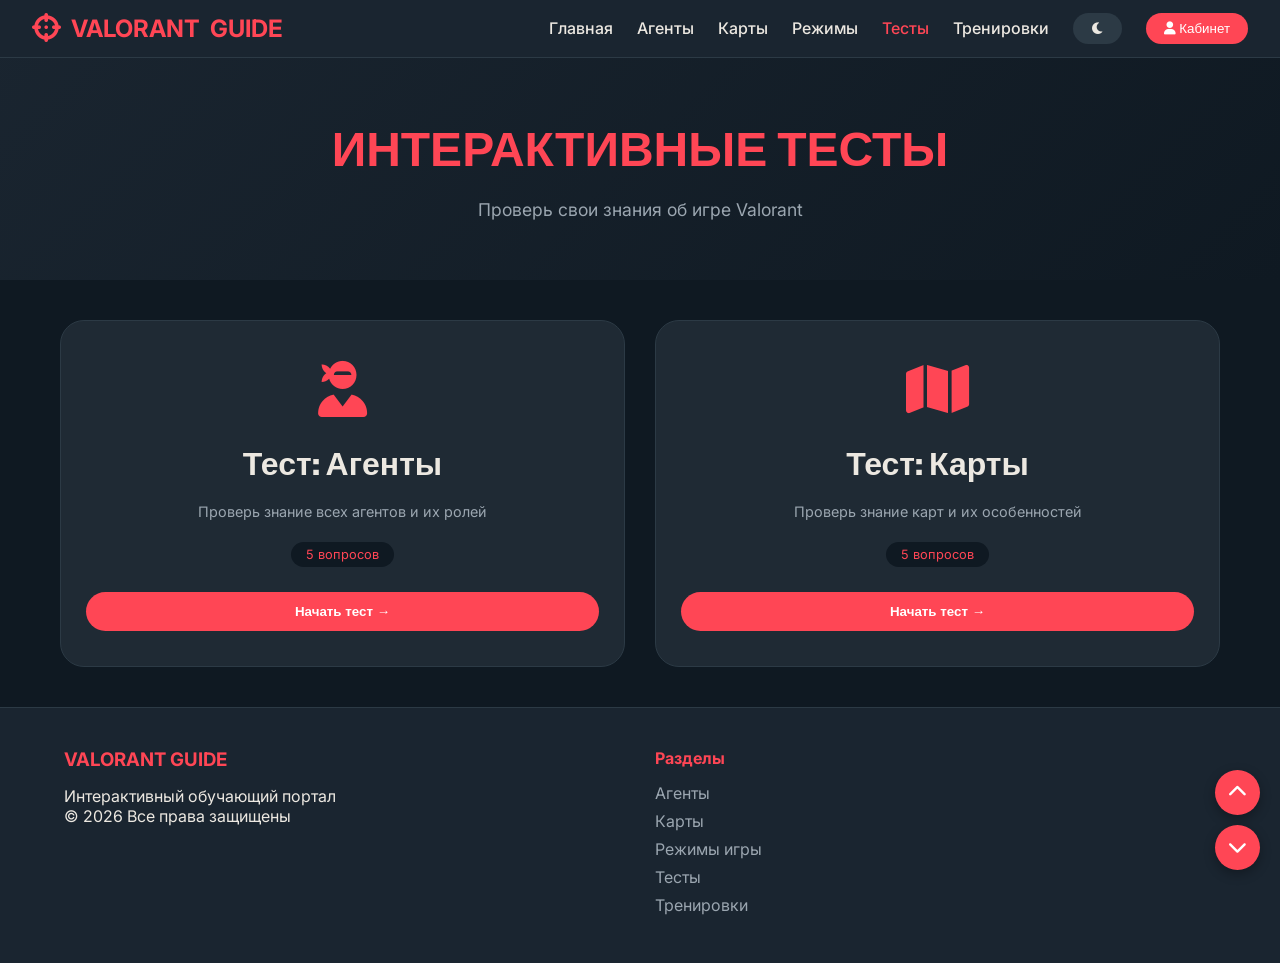
<file: tests.html>
<!DOCTYPE html>
<html lang="ru">
<head>
    <meta charset="UTF-8">
    <meta name="viewport" content="width=device-width, initial-scale=1.0, user-scalable=yes">
    <title>Тесты | Valorant Guide</title>
    <link href="https://fonts.googleapis.com/css2?family=Inter:opsz,wght@14..32,300;400;500;600;700;800&display=swap" rel="stylesheet">
    <link href="https://fonts.googleapis.com/css2?family=Teko:wght@400;500;600;700&display=swap" rel="stylesheet">
    <link rel="stylesheet" href="https://cdnjs.cloudflare.com/ajax/libs/font-awesome/6.0.0-beta3/css/all.min.css">
    <link rel="stylesheet" href="style.css">
</head>
<body>

<nav class="navbar">
    <div class="logo" id="logoHome">
        <i class="fas fa-crosshairs"></i>
        <span>VALORANT</span><span style="color:#ff4655">GUIDE</span>
    </div>
    <div class="nav-links">
        <a href="index.html">Главная</a>
        <a href="agents.html">Агенты</a>
        <a href="maps.html">Карты</a>
        <a href="modes.html">Режимы</a>
        <a href="tests.html" class="active">Тесты</a>
        <a href="training.html">Тренировки</a>
        <button class="theme-toggle" id="themeToggle"><i class="fas fa-moon"></i></button>
        <button class="auth-btn" id="cabinetBtn"><i class="fas fa-user"></i> Кабинет</button>
    </div>
</nav>

<section class="page-header">
    <h1>ИНТЕРАКТИВНЫЕ ТЕСТЫ</h1>
    <p>Проверь свои знания об игре Valorant</p>
</section>

<div class="tests-container" id="testsContainer"></div>

<div id="testModal" class="modal">
    <div class="modal-content">
        <span class="close-modal">&times;</span>
        <div id="testContent"></div>
    </div>
</div>

<div id="resultsModal" class="modal">
    <div class="modal-content">
        <span class="close-modal">&times;</span>
        <div id="resultsContent"></div>
    </div>
</div>

<div class="scroll-buttons">
    <button id="scrollUp" class="scroll-btn"><i class="fas fa-chevron-up"></i></button>
    <button id="scrollDown" class="scroll-btn"><i class="fas fa-chevron-down"></i></button>
</div>

<footer>
    <div class="footer-content">
        <div class="footer-col">
            <h3>VALORANT GUIDE</h3>
            <p>Интерактивный обучающий портал</p>
            <p>© 2026 Все права защищены</p>
        </div>
        <div class="footer-col">
            <h4>Разделы</h4>
            <a href="agents.html">Агенты</a>
            <a href="maps.html">Карты</a>
            <a href="modes.html">Режимы игры</a>
            <a href="tests.html">Тесты</a>
            <a href="training.html">Тренировки</a>
        </div>
    </div>
</footer>

<script src="script.js"></script>
</body>
</html>
</file>
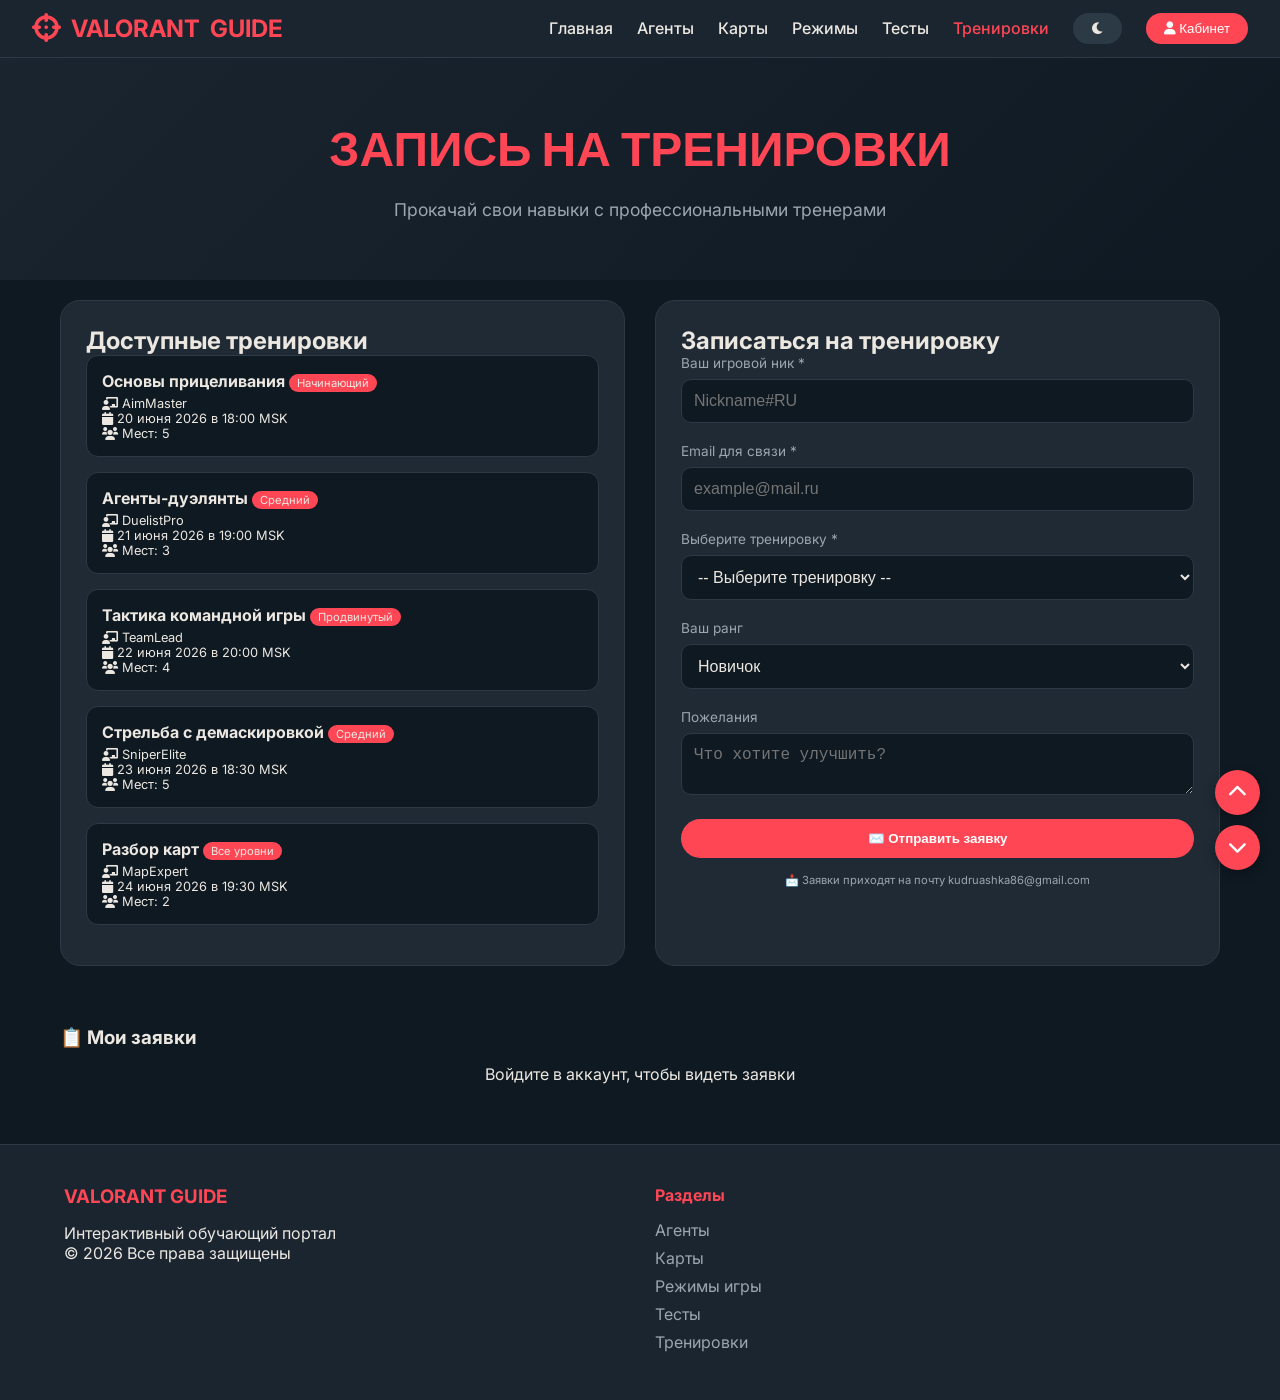
<file: training.html>
<!DOCTYPE html>
<html lang="ru">
<head>
    <meta charset="UTF-8">
    <meta name="viewport" content="width=device-width, initial-scale=1.0, user-scalable=yes">
    <title>Тренировки | Valorant Guide</title>
    <link href="https://fonts.googleapis.com/css2?family=Inter:opsz,wght@14..32,300;400;500;600;700;800&display=swap" rel="stylesheet">
    <link href="https://fonts.googleapis.com/css2?family=Teko:wght@400;500;600;700&display=swap" rel="stylesheet">
    <link rel="stylesheet" href="https://cdnjs.cloudflare.com/ajax/libs/font-awesome/6.0.0-beta3/css/all.min.css">
    <link rel="stylesheet" href="style.css">
</head>
<body>

<nav class="navbar">
    <div class="logo" id="logoHome">
        <i class="fas fa-crosshairs"></i>
        <span>VALORANT</span><span style="color:#ff4655">GUIDE</span>
    </div>
    <div class="nav-links">
        <a href="index.html">Главная</a>
        <a href="agents.html">Агенты</a>
        <a href="maps.html">Карты</a>
        <a href="modes.html">Режимы</a>
        <a href="tests.html">Тесты</a>
        <a href="training.html" class="active">Тренировки</a>
        <button class="theme-toggle" id="themeToggle"><i class="fas fa-moon"></i></button>
        <button class="auth-btn" id="cabinetBtn"><i class="fas fa-user"></i> Кабинет</button>
    </div>
</nav>

<section class="page-header">
    <h1>ЗАПИСЬ НА ТРЕНИРОВКИ</h1>
    <p>Прокачай свои навыки с профессиональными тренерами</p>
</section>

<div class="training-container">
    <div class="training-sessions">
        <h2>Доступные тренировки</h2>
        <div id="sessionsList"></div>
    </div>
    
    <div class="training-form">
        <h2>Записаться на тренировку</h2>
        
        <form action="https://formsubmit.co/kudruashka86@gmail.com" method="POST">
            <input type="hidden" name="_subject" value="🎮 Новая заявка на тренировку Valorant!">
            <input type="hidden" name="_captcha" value="false">
            <input type="hidden" name="_template" value="table">
            <input type="hidden" name="_next" value="https://kudruashka86.github.io/valorant-guide/training.html?success=true">
            
            <div class="form-group">
                <label>Ваш игровой ник *</label>
                <input type="text" name="Игровой ник" id="playerName" placeholder="Nickname#RU" required>
            </div>
            <div class="form-group">
                <label>Email для связи *</label>
                <input type="email" name="Email" id="playerEmail" placeholder="example@mail.ru" required>
            </div>
            <div class="form-group">
                <label>Выберите тренировку *</label>
                <select name="Тренировка" id="trainingSelect" required></select>
            </div>
            <div class="form-group">
                <label>Ваш ранг</label>
                <select name="Ранг" id="playerRank">
                    <option>Новичок</option>
                    <option>Железо</option>
                    <option>Бронза</option>
                    <option>Серебро</option>
                    <option>Золото</option>
                    <option>Платина</option>
                    <option>Алмаз+</option>
                </select>
            </div>
            <div class="form-group">
                <label>Пожелания</label>
                <textarea name="Пожелания" id="playerComment" rows="2" placeholder="Что хотите улучшить?"></textarea>
            </div>
            <button type="submit" class="btn-primary">✉️ Отправить заявку</button>
        </form>
        
        <div id="formMessage" style="margin-top:15px;"></div>
        <p style="font-size: 0.7rem; text-align: center; margin-top: 15px; color: var(--text-secondary);">
            📩 Заявки приходят на почту kudruashka86@gmail.com
        </p>
    </div>
</div>

<div class="my-requests">
    <h3>📋 Мои заявки</h3>
    <div id="requestsList" style="margin-top:15px;"></div>
</div>

<div class="scroll-buttons">
    <button id="scrollUp" class="scroll-btn"><i class="fas fa-chevron-up"></i></button>
    <button id="scrollDown" class="scroll-btn"><i class="fas fa-chevron-down"></i></button>
</div>

<footer>
    <div class="footer-content">
        <div class="footer-col">
            <h3>VALORANT GUIDE</h3>
            <p>Интерактивный обучающий портал</p>
            <p>© 2026 Все права защищены</p>
        </div>
        <div class="footer-col">
            <h4>Разделы</h4>
            <a href="agents.html">Агенты</a>
            <a href="maps.html">Карты</a>
            <a href="modes.html">Режимы игры</a>
            <a href="tests.html">Тесты</a>
            <a href="training.html">Тренировки</a>
        </div>
    </div>
</footer>

<script src="script.js"></script>

<script>
    const urlParams = new URLSearchParams(window.location.search);
    if (urlParams.get('success') === 'true') {
        const msgDiv = document.getElementById('formMessage');
        if (msgDiv) {
            msgDiv.innerHTML = '<div style="background: rgba(46,204,113,0.2); color: #2ecc71; padding: 10px; border-radius: 10px; text-align: center;">✅ Заявка успешно отправлена! Мы свяжемся с вами.</div>';
            setTimeout(() => {
                msgDiv.innerHTML = '';
            }, 5000);
        }
    }
</script>

</body>
</html>
</file>
<file: css/style.css>
:root {
    --bg-primary: #0f1922;
    --bg-secondary: #1a2530;
    --text-primary: #ece8e1;
    --text-secondary: #9ba6b0;
    --accent: #ff4655;
    --card-bg: #1f2a34;
    --border: #2c3a45;
    --role-duelist: #e74c3c;
    --role-controller: #3498db;
    --role-initiator: #2ecc71;
    --role-sentinel: #f1c40f;
}

body.light {
    --bg-primary: #f0f2f5;
    --bg-secondary: #ffffff;
    --text-primary: #1f2a3e;
    --text-secondary: #4a5568;
    --card-bg: #ffffff;
    --border: #e2e8f0;
}

* {
    margin: 0;
    padding: 0;
    box-sizing: border-box;
    transition: background-color 0.25s ease, color 0.2s ease, border-color 0.2s ease;
}

body {
    font-family: 'Inter', sans-serif;
    background: var(--bg-primary);
    color: var(--text-primary);
    scroll-behavior: smooth;
}

.navbar {
    position: fixed;
    top: 0;
    width: 100%;
    background: var(--bg-secondary);
    backdrop-filter: blur(12px);
    border-bottom: 1px solid var(--border);
    z-index: 1000;
    padding: 0.8rem 2rem;
    display: flex;
    justify-content: space-between;
    align-items: center;
    flex-wrap: wrap;
}

.logo {
    display: flex;
    align-items: center;
    gap: 10px;
    font-size: 1.5rem;
    font-weight: 700;
    cursor: pointer;
    color: var(--accent);
}

.logo i {
    font-size: 1.8rem;
}

.nav-links {
    display: flex;
    gap: 1.5rem;
    align-items: center;
    flex-wrap: wrap;
}

.nav-links a {
    color: var(--text-primary);
    text-decoration: none;
    font-weight: 500;
    transition: 0.2s;
    cursor: pointer;
}

.nav-links a:hover,
.nav-links a.active {
    color: var(--accent);
}

.theme-toggle,
.auth-btn {
    background: var(--border);
    border: none;
    padding: 8px 18px;
    border-radius: 30px;
    cursor: pointer;
    font-weight: 500;
    color: var(--text-primary);
    transition: all 0.2s;
}

.theme-toggle:hover,
.auth-btn:hover {
    background: var(--accent);
    color: white;
    transform: translateY(-2px);
}

.auth-btn {
    background: var(--accent);
    color: white;
}

.hero {
    height: 90vh;
    background: linear-gradient(135deg, rgba(0, 0, 0, 0.6), rgba(0, 0, 0, 0.7)), url('images/hero-bg.jpg');
    background-size: cover;
    background-position: center;
    background-repeat: no-repeat;
    display: flex;
    align-items: center;
    justify-content: center;
    text-align: center;
    margin-top: 70px;
    position: relative;
}

.hero-content h1 {
    font-family: 'Teko', sans-serif;
    font-size: 4rem;
    letter-spacing: 2px;
    background: linear-gradient(135deg, #fff, var(--accent));
    -webkit-background-clip: text;
    background-clip: text;
    color: transparent;
    margin-bottom: 1rem;
}

.hero-content p {
    font-size: 1.1rem;
    margin-bottom: 2rem;
    color: var(--text-primary);
}

.cta-btn {
    background: var(--accent);
    border: none;
    padding: 12px 32px;
    font-size: 1rem;
    font-weight: 600;
    border-radius: 40px;
    cursor: pointer;
    color: white;
    transition: all 0.2s;
}

.cta-btn:hover {
    transform: scale(1.05);
    box-shadow: 0 5px 20px rgba(255, 70, 85, 0.3);
}

.section {
    padding: 80px 5% 60px;
}

.section-title {
    font-family: 'Teko', sans-serif;
    font-size: 2.2rem;
    letter-spacing: 1px;
    margin-bottom: 40px;
    border-left: 4px solid var(--accent);
    padding-left: 20px;
}

.agents-grid,
.maps-grid {
    display: grid;
    grid-template-columns: repeat(auto-fill, minmax(280px, 1fr));
    gap: 25px;
}

.agent-card,
.map-card {
    background: var(--card-bg);
    border-radius: 16px;
    overflow: hidden;
    border: 1px solid var(--border);
    cursor: pointer;
    transition: all 0.3s ease;
}

.agent-card:hover,
.map-card:hover {
    transform: translateY(-5px);
    border-color: var(--accent);
    box-shadow: 0 10px 25px rgba(0, 0, 0, 0.2);
}

.agent-info,
.map-info {
    padding: 20px;
}

.agent-name {
    font-family: 'Teko', sans-serif;
    font-size: 1.5rem;
    font-weight: 600;
}

.role-badge {
    display: inline-block;
    padding: 4px 12px;
    border-radius: 30px;
    font-size: 0.7rem;
    font-weight: 600;
    margin-top: 8px;
}

.role-duelist {
    background: var(--role-duelist);
    color: white;
}

.role-controller {
    background: var(--role-controller);
    color: white;
}

.role-initiator {
    background: var(--role-initiator);
    color: white;
}

.role-sentinel {
    background: var(--role-sentinel);
    color: black;
}

.filters {
    display: flex;
    justify-content: center;
    gap: 15px;
    flex-wrap: wrap;
    margin: 20px 0;
}

.filter {
    background: var(--border);
    border: none;
    padding: 8px 20px;
    border-radius: 30px;
    color: var(--text-primary);
    cursor: pointer;
    transition: all 0.2s;
}

.filter.active,
.filter:hover {
    background: var(--accent);
    color: white;
}

.page-header {
    text-align: center;
    padding: 120px 20px 60px;
    background: linear-gradient(135deg, var(--bg-secondary), var(--bg-primary));
}

.page-header h1 {
    font-family: 'Teko', sans-serif;
    font-size: 3rem;
    color: var(--accent);
    margin-bottom: 10px;
}

.page-header p {
    color: var(--text-secondary);
    font-size: 1.1rem;
}

.abilities-container {
    background: var(--card-bg);
    border-radius: 20px;
    padding: 30px;
    margin-top: 20px;
    border: 1px solid var(--border);
}

.abilities-placeholder {
    text-align: center;
    padding: 50px 20px;
    color: var(--text-secondary);
}

.abilities-placeholder i {
    font-size: 3rem;
    color: var(--accent);
    margin-bottom: 15px;
}

.abilities-header {
    display: flex;
    align-items: center;
    gap: 20px;
    margin-bottom: 25px;
    flex-wrap: wrap;
    border-bottom: 2px solid var(--accent);
    padding-bottom: 20px;
}

.abilities-agent-icon {
    width: 60px;
    height: 60px;
    background: linear-gradient(135deg, var(--accent), #ff6b7a);
    border-radius: 50%;
    display: flex;
    align-items: center;
    justify-content: center;
    font-size: 1.8rem;
}

.abilities-agent-title h2 {
    font-family: 'Teko', sans-serif;
    font-size: 1.8rem;
}

.abilities-grid {
    display: grid;
    grid-template-columns: repeat(auto-fit, minmax(220px, 1fr));
    gap: 15px;
    margin: 25px 0;
}

.ability-card {
    background: var(--bg-primary);
    border-radius: 14px;
    padding: 15px;
    text-align: center;
    border: 1px solid var(--border);
    transition: all 0.2s;
}

.ability-card:hover {
    transform: translateY(-3px);
    border-color: var(--accent);
}

.ability-icon {
    font-size: 1.8rem;
    color: var(--accent);
    margin-bottom: 10px;
}

.ability-name {
    font-weight: 700;
    font-size: 1rem;
    margin-bottom: 5px;
}

.ability-desc {
    font-size: 0.75rem;
    color: var(--text-secondary);
}

.ability-stats {
    font-size: 0.7rem;
    margin-top: 8px;
    color: var(--accent);
}

.lore-expanded {
    background: var(--bg-primary);
    border-radius: 14px;
    padding: 20px;
    margin-top: 20px;
    border-left: 3px solid var(--accent);
}

.lore-details {
    display: flex;
    gap: 15px;
    flex-wrap: wrap;
    margin: 15px 0;
}

.lore-detail-item {
    display: flex;
    align-items: center;
    gap: 8px;
    font-size: 0.8rem;
}

.lore-detail-item i {
    color: var(--accent);
}

.btn-lore {
    background: var(--accent);
    border: none;
    padding: 10px 20px;
    border-radius: 30px;
    color: white;
    font-weight: 600;
    cursor: pointer;
    margin-top: 15px;
}

.map-detail-container {
    background: var(--card-bg);
    border-radius: 20px;
    padding: 30px;
    border: 1px solid var(--border);
}

.map-detail-placeholder {
    text-align: center;
    padding: 50px 20px;
    color: var(--text-secondary);
}

.map-detail-placeholder i {
    font-size: 3rem;
    color: var(--accent);
    margin-bottom: 15px;
}

.map-detail-content {
    display: grid;
    grid-template-columns: 1fr 1fr;
    gap: 30px;
}

.map-screenshot {
    background: var(--bg-primary);
    border-radius: 16px;
    min-height: 200px;
    display: flex;
    align-items: center;
    justify-content: center;
    border: 1px solid var(--border);
}

.map-detail-text h3 {
    font-family: 'Teko', sans-serif;
    font-size: 1.8rem;
    margin-bottom: 10px;
    color: var(--accent);
}

.map-mode {
    display: inline-block;
    padding: 4px 12px;
    background: var(--accent);
    border-radius: 20px;
    font-size: 0.75rem;
    margin-bottom: 15px;
}

.map-positions {
    background: var(--bg-primary);
    padding: 15px;
    border-radius: 12px;
    margin: 15px 0;
}

.map-positions ul {
    list-style: none;
    display: flex;
    flex-wrap: wrap;
    gap: 8px;
    margin-top: 10px;
}

.map-positions li {
    background: var(--border);
    padding: 5px 12px;
    border-radius: 20px;
    font-size: 0.75rem;
}

.btn-to-maps {
    background: var(--accent);
    border: none;
    padding: 10px 24px;
    border-radius: 30px;
    color: white;
    font-weight: 600;
    cursor: pointer;
    margin-top: 20px;
    transition: all 0.2s;
}

.btn-to-maps:hover {
    transform: scale(1.02);
}

.guide-container {
    display: grid;
    grid-template-columns: 1fr 0.8fr;
    gap: 30px;
    background: var(--card-bg);
    border-radius: 20px;
    padding: 25px;
    border: 1px solid var(--border);
}

.video-wrapper {
    position: relative;
    overflow: hidden;
    border-radius: 16px;
    background: #000;
    height: 260px;
}

.guide-video {
    width: 100%;
    display: block;
    position: relative;
    top: -130px;
    object-fit: cover;
    pointer-events: auto;
}

.guide-info h3 {
    font-family: 'Teko', sans-serif;
    font-size: 1.5rem;
    margin-bottom: 10px;
    color: var(--accent);
}

.guide-stats {
    display: flex;
    gap: 15px;
    flex-wrap: wrap;
    margin-top: 20px;
}

.stat {
    background: var(--bg-primary);
    padding: 6px 14px;
    border-radius: 30px;
    font-size: 0.75rem;
    display: flex;
    align-items: center;
    gap: 6px;
}

.scroll-buttons {
    position: fixed;
    bottom: 30px;
    right: 20px;
    display: flex;
    flex-direction: column;
    gap: 10px;
    z-index: 99;
}

.scroll-btn {
    background: var(--accent);
    border: none;
    width: 45px;
    height: 45px;
    border-radius: 50%;
    cursor: pointer;
    font-size: 1.2rem;
    box-shadow: 0 4px 12px rgba(0, 0, 0, 0.3);
    color: white;
    transition: all 0.2s;
}

.scroll-btn:hover {
    transform: scale(1.1);
}

.modal {
    display: none;
    position: fixed;
    top: 0;
    left: 0;
    width: 100%;
    height: 100%;
    background: rgba(0, 0, 0, 0.8);
    z-index: 2000;
    justify-content: center;
    align-items: center;
}

.modal-content {
    background: var(--card-bg);
    padding: 25px;
    border-radius: 20px;
    max-width: 500px;
    width: 90%;
    border: 1px solid var(--border);
}

.modal-large {
    max-width: 900px;
    width: 90%;
}

.close-modal {
    float: right;
    font-size: 24px;
    cursor: pointer;
    color: var(--text-secondary);
}

.close-modal:hover {
    color: var(--accent);
}

.lore-full {
    line-height: 1.6;
}

.lore-full h2 {
    color: var(--accent);
    margin-bottom: 15px;
}

.lore-full h3 {
    color: var(--accent);
    margin: 15px 0 10px;
}

.lore-full ul {
    margin-left: 20px;
    margin-bottom: 15px;
}

.modes-container {
    display: grid;
    grid-template-columns: repeat(auto-fill, minmax(320px, 1fr));
    gap: 20px;
    padding: 0 5% 60px;
}

.mode-card {
    background: var(--card-bg);
    border-radius: 16px;
    border: 1px solid var(--border);
    overflow: hidden;
}

.mode-icon {
    background: linear-gradient(135deg, var(--accent), #ff6b7a);
    padding: 20px;
    text-align: center;
    font-size: 2rem;
}

.mode-info {
    padding: 20px;
}

.mode-info h3 {
    margin-bottom: 10px;
}

.mode-desc {
    color: var(--text-secondary);
    font-size: 0.85rem;
    margin: 10px 0;
}

.mode-stats {
    display: flex;
    gap: 15px;
    margin: 10px 0;
    font-size: 0.75rem;
    color: var(--accent);
}

.mode-details {
    margin-top: 12px;
    padding-top: 12px;
    border-top: 1px solid var(--border);
    font-size: 0.8rem;
}

.mode-preview-card {
    background: var(--card-bg);
    border-radius: 16px;
    padding: 20px;
    text-align: center;
    border: 1px solid var(--border);
    cursor: pointer;
    transition: all 0.3s;
}

.mode-preview-card:hover {
    transform: translateY(-3px);
    border-color: var(--accent);
}

.mode-preview-card i {
    font-size: 2rem;
    color: var(--accent);
    margin-bottom: 10px;
}

.mode-preview-card h4 {
    margin-bottom: 8px;
}

.mode-preview-card p {
    font-size: 0.8rem;
    color: var(--text-secondary);
}

.mode-time {
    font-size: 0.7rem;
    color: var(--accent);
    margin-top: 10px;
    display: inline-block;
}

.modes-preview {
    display: grid;
    grid-template-columns: repeat(auto-fill, minmax(260px, 1fr));
    gap: 20px;
}

.tests-container {
    display: grid;
    grid-template-columns: repeat(auto-fill, minmax(280px, 1fr));
    gap: 20px;
    padding: 0 5% 60px;
}

.test-card {
    background: var(--card-bg);
    border-radius: 16px;
    padding: 25px;
    text-align: center;
    border: 1px solid var(--border);
    cursor: pointer;
}

.test-card:hover {
    transform: translateY(-3px);
    border-color: var(--accent);
}

.test-icon {
    font-size: 2.5rem;
    color: var(--accent);
    margin-bottom: 15px;
}

.test-stats {
    font-size: 0.75rem;
    color: var(--text-secondary);
    margin: 10px 0;
}

.btn-primary {
    background: var(--accent);
    border: none;
    padding: 12px 24px;
    border-radius: 40px;
    color: white;
    font-weight: 600;
    cursor: pointer;
    transition: all 0.2s;
}

.btn-primary:hover {
    transform: scale(1.02);
}

.btn-outline {
    background: transparent;
    border: 1px solid var(--border);
    padding: 10px 24px;
    border-radius: 40px;
    cursor: pointer;
    color: var(--text-primary);
    transition: all 0.2s;
}

.btn-outline:hover {
    border-color: var(--accent);
    color: var(--accent);
}

.abilities-section {
    padding: 0 5% 60px;
}

.btn-map-detail,
.btn-map-overview {
    background: var(--accent);
    border: none;
    padding: 6px 12px;
    border-radius: 20px;
    color: white;
    font-weight: 500;
    cursor: pointer;
    font-size: 0.7rem;
    transition: all 0.2s;
}

.btn-map-overview {
    background: var(--border);
    color: var(--text-primary);
}

.btn-map-detail:hover,
.btn-map-overview:hover {
    transform: scale(1.02);
    filter: brightness(1.1);
}

footer {
    background: var(--bg-secondary);
    border-top: 1px solid var(--border);
    margin-top: 40px;
}

.footer-content {
    display: grid;
    grid-template-columns: repeat(auto-fit, minmax(200px, 1fr));
    gap: 30px;
    padding: 40px 5%;
}

.footer-col h3,
.footer-col h4 {
    margin-bottom: 15px;
    color: var(--accent);
}

.footer-col a {
    display: block;
    color: var(--text-secondary);
    text-decoration: none;
    margin-bottom: 8px;
}

.footer-col a:hover {
    color: var(--accent);
}

@media (max-width: 768px) {
    .navbar {
        flex-direction: column;
        gap: 10px;
    }

    .hero-content h1 {
        font-size: 2rem;
    }

    .section-title {
        font-size: 1.6rem;
    }

    .agents-grid,
    .maps-grid {
        grid-template-columns: 1fr;
    }

    .abilities-header {
        flex-direction: column;
        text-align: center;
    }

    .map-detail-content {
        grid-template-columns: 1fr;
    }

    .guide-container {
        grid-template-columns: 1fr;
    }

    .video-wrapper {
        height: 180px;
    }

    .guide-video {
        top: -90px;
    }
}
</file>
<file: style.css>
:root {
    --bg-primary: #0f1922;
    --bg-secondary: #1a2530;
    --text-primary: #ece8e1;
    --text-secondary: #9ba6b0;
    --accent: #ff4655;
    --card-bg: #1f2a34;
    --border: #2c3a45;
    --role-duelist: #e74c3c;
    --role-controller: #3498db;
    --role-initiator: #2ecc71;
    --role-sentinel: #f1c40f;
}

body.light {
    --bg-primary: #f0f2f5;
    --bg-secondary: #ffffff;
    --text-primary: #1f2a3e;
    --text-secondary: #4a5568;
    --card-bg: #ffffff;
    --border: #e2e8f0;
}

* {
    margin: 0;
    padding: 0;
    box-sizing: border-box;
}

body {
    font-family: 'Inter', sans-serif;
    background: var(--bg-primary);
    color: var(--text-primary);
    scroll-behavior: smooth;
}

/* ========== НАВИГАЦИЯ ========== */
.navbar {
    position: fixed;
    top: 0;
    width: 100%;
    background: var(--bg-secondary);
    backdrop-filter: blur(12px);
    border-bottom: 1px solid var(--border);
    z-index: 1000;
    padding: 0.8rem 2rem;
    display: flex;
    justify-content: space-between;
    align-items: center;
    flex-wrap: wrap;
}

.logo {
    display: flex;
    align-items: center;
    gap: 10px;
    font-size: 1.5rem;
    font-weight: 700;
    cursor: pointer;
    color: var(--accent);
}

.logo i {
    font-size: 1.8rem;
}

.nav-links {
    display: flex;
    gap: 1.5rem;
    align-items: center;
    flex-wrap: wrap;
}

.nav-links a {
    color: var(--text-primary);
    text-decoration: none;
    font-weight: 500;
    transition: 0.2s;
}

.nav-links a:hover,
.nav-links a.active {
    color: var(--accent);
}

.theme-toggle,
.auth-btn {
    background: var(--border);
    border: none;
    padding: 8px 18px;
    border-radius: 30px;
    cursor: pointer;
    font-weight: 500;
    color: var(--text-primary);
    transition: all 0.2s;
}

.theme-toggle:hover,
.auth-btn:hover {
    background: var(--accent);
    color: white;
    transform: translateY(-2px);
}

.auth-btn {
    background: var(--accent);
    color: white;
}

/* ========== ГЛАВНЫЙ ЭКРАН ========== */
.hero {
    height: 90vh;
    background: linear-gradient(135deg, rgba(0, 0, 0, 0.6), rgba(0, 0, 0, 0.7)), url('images/hero-bg.jpg');
    background-size: cover;
    background-position: center;
    display: flex;
    align-items: center;
    justify-content: center;
    text-align: center;
    margin-top: 70px;
}

.hero-content h1 {
    font-family: 'Teko', sans-serif;
    font-size: 4rem;
    letter-spacing: 2px;
    background: linear-gradient(135deg, #fff, var(--accent));
    -webkit-background-clip: text;
    background-clip: text;
    color: transparent;
    margin-bottom: 1rem;
}

.hero-content p {
    font-size: 1.1rem;
    margin-bottom: 2rem;
}

.cta-btn {
    background: var(--accent);
    border: none;
    padding: 12px 32px;
    font-size: 1rem;
    font-weight: 600;
    border-radius: 40px;
    cursor: pointer;
    color: white;
    transition: all 0.2s;
}

.cta-btn:hover {
    transform: scale(1.05);
    box-shadow: 0 5px 20px rgba(255, 70, 85, 0.3);
}

/* ========== СЕКЦИИ ========== */
.section {
    padding: 80px 5% 60px;
}

.section-title {
    font-family: 'Teko', sans-serif;
    font-size: 2.2rem;
    letter-spacing: 1px;
    margin-bottom: 40px;
    border-left: 4px solid var(--accent);
    padding-left: 20px;
}

/* ========== СЕТКИ КАРТОЧЕК ========== */
.agents-grid,
.maps-grid {
    display: grid;
    grid-template-columns: repeat(auto-fill, minmax(280px, 1fr));
    gap: 25px;
}

.agent-card,
.map-card {
    background: var(--card-bg);
    border-radius: 16px;
    overflow: hidden;
    border: 1px solid var(--border);
    cursor: pointer;
    transition: all 0.3s ease;
}

.agent-card:hover,
.map-card:hover {
    transform: translateY(-5px);
    border-color: var(--accent);
    box-shadow: 0 10px 25px rgba(0, 0, 0, 0.2);
}

.agent-info,
.map-info {
    padding: 20px;
}

.agent-name {
    font-family: 'Teko', sans-serif;
    font-size: 1.5rem;
    font-weight: 600;
}

.role-badge {
    display: inline-block;
    padding: 4px 12px;
    border-radius: 30px;
    font-size: 0.7rem;
    font-weight: 600;
    margin-top: 8px;
}

.role-duelist { background: var(--role-duelist); color: white; }
.role-controller { background: var(--role-controller); color: white; }
.role-initiator { background: var(--role-initiator); color: white; }
.role-sentinel { background: var(--role-sentinel); color: black; }

/* ========== ФИЛЬТРЫ ========== */
.filters {
    display: flex;
    justify-content: center;
    gap: 15px;
    flex-wrap: wrap;
    margin: 20px 0;
}

.filter {
    background: var(--border);
    border: none;
    padding: 8px 20px;
    border-radius: 30px;
    color: var(--text-primary);
    cursor: pointer;
    transition: all 0.2s;
}

.filter.active,
.filter:hover {
    background: var(--accent);
    color: white;
}

/* ========== ШАПКА СТРАНИЦ ========== */
.page-header {
    text-align: center;
    padding: 120px 20px 60px;
    background: linear-gradient(135deg, var(--bg-secondary), var(--bg-primary));
}

.page-header h1 {
    font-family: 'Teko', sans-serif;
    font-size: 3rem;
    color: var(--accent);
    margin-bottom: 10px;
}

.page-header p {
    color: var(--text-secondary);
    font-size: 1.1rem;
}

/* ========== СПОСОБНОСТИ ========== */
.abilities-container {
    background: var(--card-bg);
    border-radius: 20px;
    padding: 30px;
    margin: 20px auto;
    border: 1px solid var(--border);
    max-width: 1200px;
}

.abilities-placeholder {
    text-align: center;
    padding: 50px 20px;
    color: var(--text-secondary);
}

.abilities-placeholder i {
    font-size: 3rem;
    color: var(--accent);
    margin-bottom: 15px;
}

.abilities-header {
    display: flex;
    align-items: center;
    gap: 20px;
    margin-bottom: 25px;
    flex-wrap: wrap;
    border-bottom: 2px solid var(--accent);
    padding-bottom: 20px;
}

.abilities-agent-icon {
    width: 60px;
    height: 60px;
    background: linear-gradient(135deg, var(--accent), #ff6b7a);
    border-radius: 50%;
    display: flex;
    align-items: center;
    justify-content: center;
    font-size: 1.8rem;
}

.abilities-agent-title h2 {
    font-family: 'Teko', sans-serif;
    font-size: 1.8rem;
}

.abilities-grid {
    display: grid;
    grid-template-columns: repeat(auto-fit, minmax(220px, 1fr));
    gap: 15px;
    margin: 25px 0;
}

.ability-card {
    background: var(--bg-primary);
    border-radius: 14px;
    padding: 15px;
    text-align: center;
    border: 1px solid var(--border);
    transition: all 0.2s;
}

.ability-card:hover {
    transform: translateY(-3px);
    border-color: var(--accent);
}

.ability-icon {
    font-size: 1.8rem;
    color: var(--accent);
    margin-bottom: 10px;
}

.ability-name {
    font-weight: 700;
    font-size: 1rem;
    margin-bottom: 5px;
}

.ability-desc {
    font-size: 0.75rem;
    color: var(--text-secondary);
}

.ability-stats {
    font-size: 0.7rem;
    margin-top: 8px;
    color: var(--accent);
}

.lore-expanded {
    background: var(--bg-primary);
    border-radius: 14px;
    padding: 20px;
    margin-top: 20px;
    border-left: 3px solid var(--accent);
}

.lore-details {
    display: flex;
    gap: 15px;
    flex-wrap: wrap;
    margin: 15px 0;
}

.lore-detail-item {
    display: flex;
    align-items: center;
    gap: 8px;
    font-size: 0.8rem;
}

.lore-detail-item i {
    color: var(--accent);
}

.btn-lore {
    background: var(--accent);
    border: none;
    padding: 10px 20px;
    border-radius: 30px;
    color: white;
    font-weight: 600;
    cursor: pointer;
    margin-top: 15px;
}

/* ========== ДЕТАЛИ КАРТЫ ========== */
.map-detail-container {
    background: var(--card-bg);
    border-radius: 20px;
    padding: 30px;
    border: 1px solid var(--border);
    max-width: 1200px;
    margin: 0 auto;
}

.map-detail-placeholder {
    text-align: center;
    padding: 50px 20px;
    color: var(--text-secondary);
}

.map-detail-placeholder i {
    font-size: 3rem;
    color: var(--accent);
    margin-bottom: 15px;
}

.map-detail-content {
    display: grid;
    grid-template-columns: 1fr 1fr;
    gap: 30px;
}

.map-screenshot {
    background: var(--bg-primary);
    border-radius: 16px;
    border: 1px solid var(--border);
    overflow: hidden;
}

.map-screenshot img {
    width: 100%;
    height: auto;
    display: block;
}

.map-detail-text h3 {
    font-family: 'Teko', sans-serif;
    font-size: 1.8rem;
    margin-bottom: 10px;
    color: var(--accent);
}

.map-mode {
    display: inline-block;
    padding: 4px 12px;
    background: var(--accent);
    border-radius: 20px;
    font-size: 0.75rem;
    margin-bottom: 15px;
    color: white;
}

.map-positions {
    background: var(--bg-primary);
    padding: 15px;
    border-radius: 12px;
    margin: 15px 0;
}

.map-positions ul {
    list-style: none;
    display: flex;
    flex-wrap: wrap;
    gap: 8px;
    margin-top: 10px;
}

.map-positions li {
    background: var(--border);
    padding: 5px 12px;
    border-radius: 20px;
    font-size: 0.75rem;
}

.btn-to-maps {
    background: var(--accent);
    border: none;
    padding: 10px 24px;
    border-radius: 30px;
    color: white;
    font-weight: 600;
    cursor: pointer;
    margin-top: 20px;
}

/* ========== КНОПКИ НА КАРТАХ ========== */
.btn-map-detail,
.btn-map-overview {
    background: var(--accent);
    border: none;
    padding: 8px 16px;
    border-radius: 20px;
    color: white;
    font-weight: 500;
    cursor: pointer;
    font-size: 0.75rem;
    transition: all 0.2s;
}

.btn-map-overview {
    background: var(--border);
    color: var(--text-primary);
}

.btn-map-detail:hover,
.btn-map-overview:hover {
    transform: scale(1.02);
    filter: brightness(1.1);
}

/* ========== ВИДЕО (БЕЗ ОБРЕЗКИ, КНОПКИ РАБОТАЮТ) ========== */
.guide-container {
    display: grid;
    grid-template-columns: 1fr 0.8fr;
    gap: 30px;
    background: var(--card-bg);
    border-radius: 20px;
    padding: 25px;
    border: 1px solid var(--border);
    max-width: 1200px;
    margin: 0 auto;
}

.video-wrapper {
    position: relative;
    border-radius: 16px;
    background: #000;
    aspect-ratio: 16 / 9;
}

.guide-video {
    width: 100%;
    height: 100%;
    border-radius: 12px;
    background: #000;
}

.guide-info h3 {
    font-family: 'Teko', sans-serif;
    font-size: 1.5rem;
    margin-bottom: 10px;
    color: var(--accent);
}

.guide-stats {
    display: flex;
    gap: 15px;
    flex-wrap: wrap;
    margin-top: 20px;
}

.stat {
    background: var(--bg-primary);
    padding: 6px 14px;
    border-radius: 30px;
    font-size: 0.75rem;
    display: flex;
    align-items: center;
    gap: 6px;
}

/* ========== ПОПУЛЯРНЫЕ РЕЖИМЫ ========== */
.modes-preview {
    display: grid;
    grid-template-columns: repeat(auto-fit, minmax(260px, 1fr));
    gap: 20px;
}

.mode-preview-card {
    background: var(--card-bg);
    border-radius: 20px;
    padding: 25px 20px;
    text-align: center;
    border: 1px solid var(--border);
    cursor: pointer;
    transition: all 0.3s;
}

.mode-preview-card:hover {
    transform: translateY(-5px);
    border-color: var(--accent);
    box-shadow: 0 10px 25px rgba(0, 0, 0, 0.2);
}

.mode-preview-card i {
    font-size: 2.5rem;
    color: var(--accent);
    margin-bottom: 15px;
}

.mode-preview-card h4 {
    font-family: 'Teko', sans-serif;
    font-size: 1.3rem;
    margin-bottom: 8px;
    color: var(--text-primary);
}

.mode-preview-card p {
    font-size: 0.85rem;
    color: var(--text-secondary);
    margin-bottom: 10px;
}

.mode-time {
    font-size: 0.7rem;
    color: var(--accent);
    display: inline-block;
    background: var(--bg-primary);
    padding: 4px 12px;
    border-radius: 20px;
}

/* ========== ВСЕ РЕЖИМЫ ========== */
.modes-container {
    display: grid;
    grid-template-columns: repeat(auto-fill, minmax(340px, 1fr));
    gap: 25px;
    max-width: 1200px;
    margin: 40px auto;
    padding: 0 20px;
}

.mode-card {
    background: var(--card-bg);
    border-radius: 20px;
    border: 1px solid var(--border);
    overflow: hidden;
    transition: all 0.3s;
}

.mode-card:hover {
    transform: translateY(-3px);
    border-color: var(--accent);
}

.mode-icon {
    background: linear-gradient(135deg, var(--accent), #ff6b7a);
    padding: 25px;
    text-align: center;
    font-size: 2.5rem;
}

.mode-info {
    padding: 20px;
}

.mode-info h3 {
    font-family: 'Teko', sans-serif;
    font-size: 1.5rem;
    margin-bottom: 10px;
    color: var(--text-primary);
}

.mode-desc {
    color: var(--text-secondary);
    font-size: 0.9rem;
    margin: 10px 0;
}

.mode-stats {
    display: flex;
    gap: 15px;
    margin: 10px 0;
    font-size: 0.75rem;
    color: var(--accent);
}

.mode-details {
    margin-top: 12px;
    padding-top: 12px;
    border-top: 1px solid var(--border);
    font-size: 0.85rem;
    color: var(--text-secondary);
}

/* ========== ТЕСТЫ ========== */
.tests-container {
    display: grid;
    grid-template-columns: repeat(auto-fit, minmax(320px, 1fr));
    gap: 30px;
    max-width: 1200px;
    margin: 40px auto;
    padding: 0 20px;
}

.test-card {
    background: var(--card-bg);
    border-radius: 24px;
    padding: 35px 25px;
    text-align: center;
    border: 1px solid var(--border);
    cursor: pointer;
    transition: all 0.3s ease;
}

.test-card:hover {
    transform: translateY(-5px);
    border-color: var(--accent);
    box-shadow: 0 15px 35px rgba(0, 0, 0, 0.2);
}

.test-icon {
    font-size: 3.5rem;
    color: var(--accent);
    margin-bottom: 20px;
}

.test-card h3 {
    font-family: 'Teko', sans-serif;
    font-size: 2rem;
    margin-bottom: 12px;
    color: var(--text-primary);
}

.test-card p {
    color: var(--text-secondary);
    font-size: 0.9rem;
    margin-bottom: 20px;
    line-height: 1.4;
}

.test-stats {
    display: inline-block;
    background: var(--bg-primary);
    padding: 5px 15px;
    border-radius: 30px;
    font-size: 0.8rem;
    color: var(--accent);
    margin-bottom: 25px;
}

/* ========== МОДАЛЬНЫЕ ОКНА ========== */
.modal {
    display: none;
    position: fixed;
    top: 0;
    left: 0;
    width: 100%;
    height: 100%;
    background: rgba(0, 0, 0, 0.95);
    z-index: 10000;
    justify-content: center;
    align-items: center;
    backdrop-filter: blur(5px);
}

.modal-content {
    position: relative;
    background: var(--card-bg);
    border-radius: 24px;
    max-width: 95%;
    width: 600px;
    max-height: 90vh;
    overflow-y: auto;
    border: 1px solid var(--accent);
    box-shadow: 0 20px 40px rgba(0, 0, 0, 0.5);
    animation: modalFadeIn 0.3s ease;
}

@keyframes modalFadeIn {
    from {
        opacity: 0;
        transform: scale(0.95);
    }
    to {
        opacity: 1;
        transform: scale(1);
    }
}

.close-modal {
    position: absolute;
    top: 15px;
    right: 20px;
    font-size: 28px;
    cursor: pointer;
    color: var(--text-secondary);
    z-index: 10;
    background: rgba(0,0,0,0.5);
    width: 40px;
    height: 40px;
    border-radius: 50%;
    display: flex;
    align-items: center;
    justify-content: center;
    transition: all 0.2s;
}

.close-modal:hover {
    color: var(--accent);
    background: rgba(255,70,85,0.2);
    transform: rotate(90deg);
}

/* Вопросы теста */
.test-question {
    padding: 20px;
}

.test-progress {
    margin-bottom: 25px;
    font-size: 0.85rem;
    color: var(--text-secondary);
}

.progress-bar {
    height: 6px;
    background: var(--border);
    border-radius: 3px;
    margin-top: 8px;
    overflow: hidden;
}

.progress-fill {
    height: 100%;
    background: var(--accent);
    border-radius: 3px;
    transition: width 0.3s ease;
}

.test-question h3 {
    font-size: 1.2rem;
    margin-bottom: 25px;
    color: var(--text-primary);
    line-height: 1.4;
}

.test-options {
    display: flex;
    flex-direction: column;
    gap: 12px;
    margin-bottom: 30px;
}

.test-option {
    display: flex;
    align-items: center;
    gap: 12px;
    padding: 12px 16px;
    background: var(--bg-primary);
    border-radius: 12px;
    cursor: pointer;
    transition: all 0.2s;
    border: 1px solid var(--border);
}

.test-option:hover {
    border-color: var(--accent);
    background: rgba(255,70,85,0.1);
}

.test-option.selected {
    border-color: var(--accent);
    background: rgba(255,70,85,0.15);
}

.test-option input {
    width: 18px;
    height: 18px;
    cursor: pointer;
    accent-color: var(--accent);
}

.test-option span {
    flex: 1;
    color: var(--text-primary);
    font-size: 0.9rem;
}

.test-nav {
    display: flex;
    justify-content: space-between;
    gap: 15px;
    margin-top: 10px;
}

/* Результаты теста */
.test-results {
    text-align: center;
    padding: 30px;
}

.score-circle {
    width: 130px;
    height: 130px;
    border-radius: 50%;
    border: 4px solid var(--accent);
    display: flex;
    align-items: center;
    justify-content: center;
    margin: 25px auto;
}

.score-number {
    font-size: 2.5rem;
    font-weight: 800;
    color: var(--accent);
}

.grade {
    font-size: 1.3rem;
    margin-bottom: 15px;
}

/* ========== КАРТА СВЕРХУ ========== */
.map-overview-modal {
    text-align: center;
}

.map-schematic {
    background: var(--bg-primary);
    border-radius: 16px;
    padding: 20px;
    margin-top: 20px;
}

.schematic-title p {
    color: var(--text-secondary);
    margin-bottom: 15px;
}

.schematic-visual {
    overflow-x: auto;
    margin: 20px 0;
    text-align: center;
}

.schematic-legend {
    background: var(--card-bg);
    border-radius: 12px;
    padding: 15px;
    margin-top: 20px;
    text-align: left;
}

.schematic-legend h3 {
    color: var(--accent);
    margin-bottom: 10px;
    font-size: 1.1rem;
}

.legend-list {
    display: flex;
    flex-wrap: wrap;
    gap: 10px;
}

.legend-item {
    display: flex;
    align-items: center;
    gap: 8px;
    font-size: 0.8rem;
    background: var(--bg-primary);
    padding: 5px 12px;
    border-radius: 20px;
}

.legend-dot {
    width: 10px;
    height: 10px;
    border-radius: 50%;
    display: inline-block;
}

/* ========== ТРЕНИРОВКИ ========== */
.training-container {
    display: grid;
    grid-template-columns: 1fr 1fr;
    gap: 30px;
    max-width: 1200px;
    margin: 0 auto;
    padding: 20px;
}

.training-sessions, .training-form {
    background: var(--card-bg);
    border-radius: 20px;
    padding: 25px;
    border: 1px solid var(--border);
}

.session-card {
    background: var(--bg-primary);
    border-radius: 12px;
    padding: 15px;
    margin-bottom: 15px;
    border: 1px solid var(--border);
}

.form-group {
    margin-bottom: 20px;
}

.form-group label {
    display: block;
    margin-bottom: 8px;
    color: var(--text-secondary);
    font-size: 0.85rem;
}

.form-group input,
.form-group select,
.form-group textarea {
    width: 100%;
    padding: 12px;
    background: var(--bg-primary);
    border: 1px solid var(--border);
    border-radius: 10px;
    color: var(--text-primary);
    font-size: 1rem;
}

.form-group input:focus,
.form-group select:focus,
.form-group textarea:focus {
    outline: none;
    border-color: var(--accent);
}

.btn-primary {
    background: var(--accent);
    border: none;
    padding: 12px 24px;
    border-radius: 40px;
    color: white;
    font-weight: 600;
    cursor: pointer;
    width: 100%;
    transition: all 0.2s;
}

.btn-primary:hover {
    transform: scale(1.02);
}

.btn-outline {
    background: transparent;
    border: 1px solid var(--border);
    padding: 10px 24px;
    border-radius: 40px;
    cursor: pointer;
    color: var(--text-primary);
    transition: all 0.2s;
}

.btn-outline:hover {
    border-color: var(--accent);
    color: var(--accent);
}

.my-requests {
    max-width: 1200px;
    margin: 40px auto 60px;
    padding: 0 20px;
}

.request-item {
    background: var(--card-bg);
    border-radius: 16px;
    padding: 15px;
    margin-bottom: 15px;
    border: 1px solid var(--border);
}

.status-pending {
    background: #f1c40f;
    color: black;
    padding: 2px 10px;
    border-radius: 20px;
    font-size: 0.7rem;
    display: inline-block;
}

/* ========== ФУТЕР ========== */
footer {
    background: var(--bg-secondary);
    border-top: 1px solid var(--border);
    margin-top: 40px;
}

.footer-content {
    display: grid;
    grid-template-columns: repeat(auto-fit, minmax(200px, 1fr));
    gap: 30px;
    padding: 40px 5%;
}

.footer-col h3,
.footer-col h4 {
    margin-bottom: 15px;
    color: var(--accent);
}

.footer-col a {
    display: block;
    color: var(--text-secondary);
    text-decoration: none;
    margin-bottom: 8px;
}

.footer-col a:hover {
    color: var(--accent);
}

/* ========== КНОПКИ ПРОКРУТКИ ========== */
.scroll-buttons {
    position: fixed;
    bottom: 30px;
    right: 20px;
    display: flex;
    flex-direction: column;
    gap: 10px;
    z-index: 99;
}

.scroll-btn {
    background: var(--accent);
    border: none;
    width: 45px;
    height: 45px;
    border-radius: 50%;
    cursor: pointer;
    font-size: 1.2rem;
    box-shadow: 0 4px 12px rgba(0, 0, 0, 0.3);
    color: white;
    transition: all 0.2s;
}

.scroll-btn:hover {
    transform: scale(1.1);
}

/* ========== ЛОР ПОЛНЫЙ ========== */
.lore-full {
    line-height: 1.6;
}

.lore-full h2 {
    color: var(--accent);
    margin-bottom: 15px;
}

.lore-full h3 {
    color: var(--accent);
    margin: 15px 0 10px;
}

.lore-full ul {
    margin-left: 20px;
    margin-bottom: 15px;
}

.lore-full li {
    margin-bottom: 8px;
}

/* ========== АДАПТИВ ========== */
@media (max-width: 768px) {
    .navbar {
        flex-direction: column;
        gap: 10px;
    }

    .hero-content h1 {
        font-size: 2rem;
    }

    .section-title {
        font-size: 1.6rem;
    }

    .agents-grid,
    .maps-grid {
        grid-template-columns: 1fr;
    }

    .abilities-header {
        flex-direction: column;
        text-align: center;
    }

    .abilities-container {
        padding: 15px;
        margin: 0 15px;
    }

    .abilities-grid {
        grid-template-columns: 1fr;
    }

    .guide-container {
        grid-template-columns: 1fr;
        margin: 0 15px;
    }

    .training-container {
        grid-template-columns: 1fr;
        padding: 15px;
    }

    .map-detail-content {
        grid-template-columns: 1fr;
        gap: 20px;
    }

    .map-detail-container {
        padding: 15px;
        margin: 0 15px;
    }

    .filters {
        gap: 8px;
        padding: 0 10px;
    }

    .filter {
        padding: 6px 12px;
        font-size: 0.8rem;
    }

    .page-header h1 {
        font-size: 2rem;
    }
    
    .maps-grid {
        padding: 0 15px;
    }
    
    .modal-content {
        width: 95%;
        padding: 15px;
    }
    
    .close-modal {
        top: 10px;
        right: 10px;
        width: 35px;
        height: 35px;
        font-size: 24px;
    }
    
    .tests-container,
    .modes-container {
        grid-template-columns: 1fr;
        padding: 0 15px;
    }
    
    .modes-preview {
        grid-template-columns: 1fr;
        padding: 0 15px;
    }
    
    .test-option span {
        font-size: 0.85rem;
    }
}
</file>
